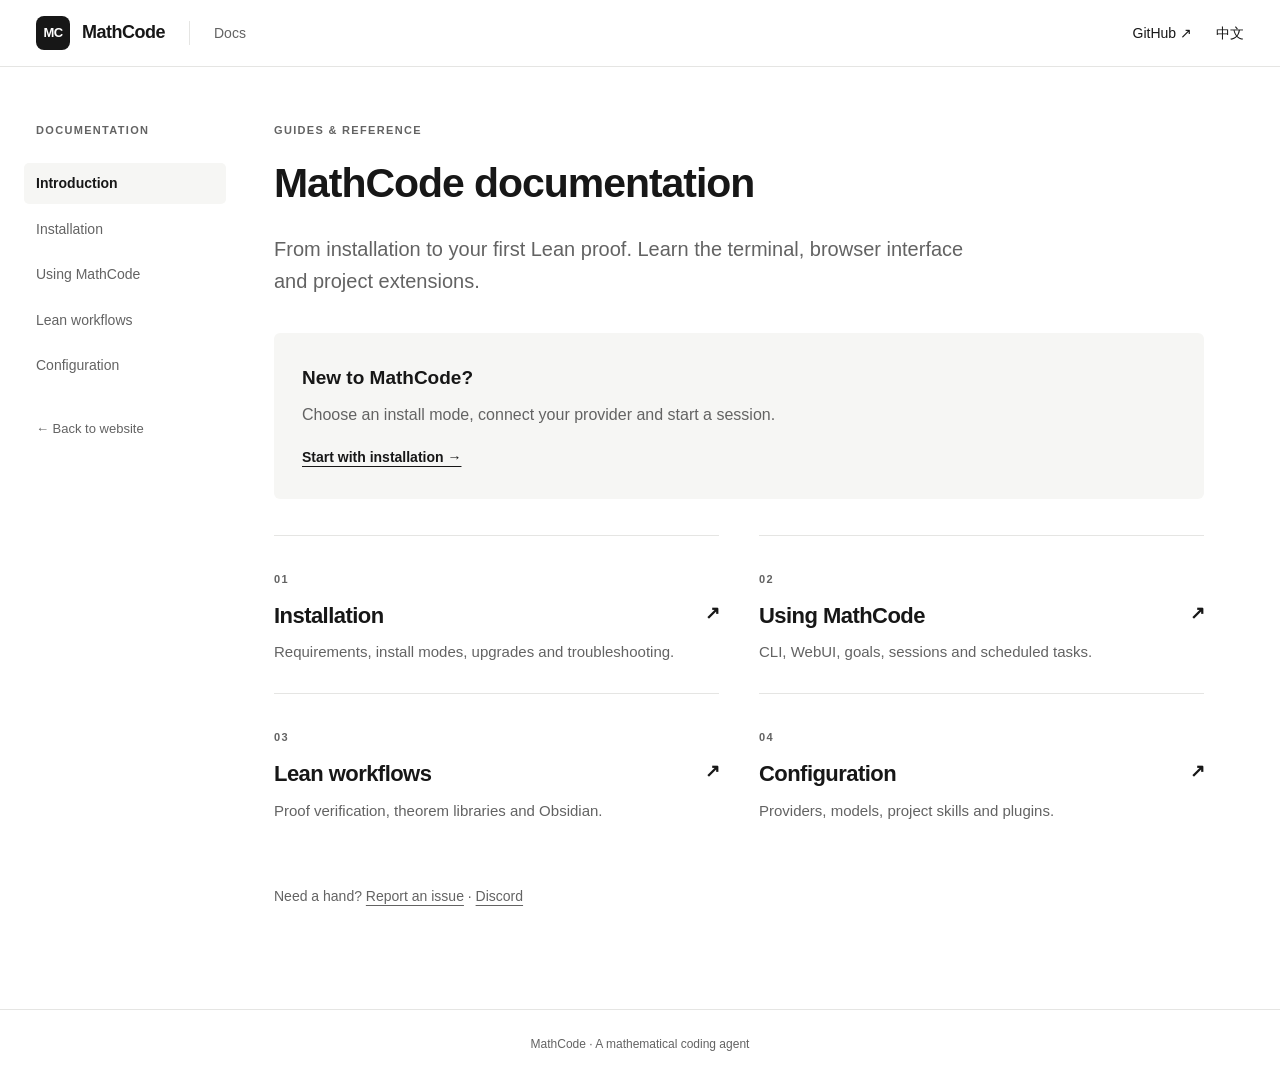
<file: docs/index.html>
<!doctype html>
<html lang="en"><head><meta charset="utf-8"><meta name="viewport" content="width=device-width, initial-scale=1">
<title>MathCode documentation — MathCode</title><meta name="description" content="MathCode installation, usage, Lean workflows and configuration guides.">
<link rel="canonical" href="https://math-ai-org.github.io/mathcode/docs/index.html"><link rel="stylesheet" href="site.css"></head>
<body><a class="skip" href="#content">Skip to content</a>
<header class="site-header"><a class="brand" href="../index.html"><span class="monogram">MC</span> MathCode</a><span class="header-label">Docs</span><nav aria-label="Site navigation"><a href="https://github.com/math-ai-org/mathcode">GitHub ↗</a><a href="index.ZH.html" lang="zh-CN" hreflang="zh-CN">中文</a></nav></header>
<div class="layout overview"><aside class="sidebar"><nav aria-label="Documentation navigation"><p class="eyebrow">Documentation</p><a href="index.html" aria-current="page">Introduction</a><a href="release/installation.html">Installation</a><a href="release/usage.html">Using MathCode</a><a href="release/lean.html">Lean workflows</a><a href="release/configuration.html">Configuration</a></nav><a class="back" href="../index.html">← Back to website</a></aside>
<main id="content" tabindex="-1"><p class="eyebrow">Guides & reference</p><h1>MathCode documentation</h1>
<p class="lead">From installation to your first Lean proof. Learn the terminal, browser interface and project extensions.</p>
<div class="start"><strong>New to MathCode?</strong><p>Choose an install mode, connect your provider and start a session.</p><a href="release/installation.html">Start with installation →</a></div>
<div class="guide-grid"><a class="guide-card" href="release/installation.html"><span class="eyebrow">01</span><h2>Installation <span aria-hidden="true">↗</span></h2><p>Requirements, install modes, upgrades and troubleshooting.</p></a><a class="guide-card" href="release/usage.html"><span class="eyebrow">02</span><h2>Using MathCode <span aria-hidden="true">↗</span></h2><p>CLI, WebUI, goals, sessions and scheduled tasks.</p></a><a class="guide-card" href="release/lean.html"><span class="eyebrow">03</span><h2>Lean workflows <span aria-hidden="true">↗</span></h2><p>Proof verification, theorem libraries and Obsidian.</p></a><a class="guide-card" href="release/configuration.html"><span class="eyebrow">04</span><h2>Configuration <span aria-hidden="true">↗</span></h2><p>Providers, models, project skills and plugins.</p></a></div>
<p class="help">Need a hand? <a href="https://github.com/math-ai-org/mathcode/issues">Report an issue</a> · <a href="https://discord.gg/f2AFP9W5">Discord</a></p></main></div>
<footer class="site-footer">MathCode · A mathematical coding agent</footer></body></html>
</file>
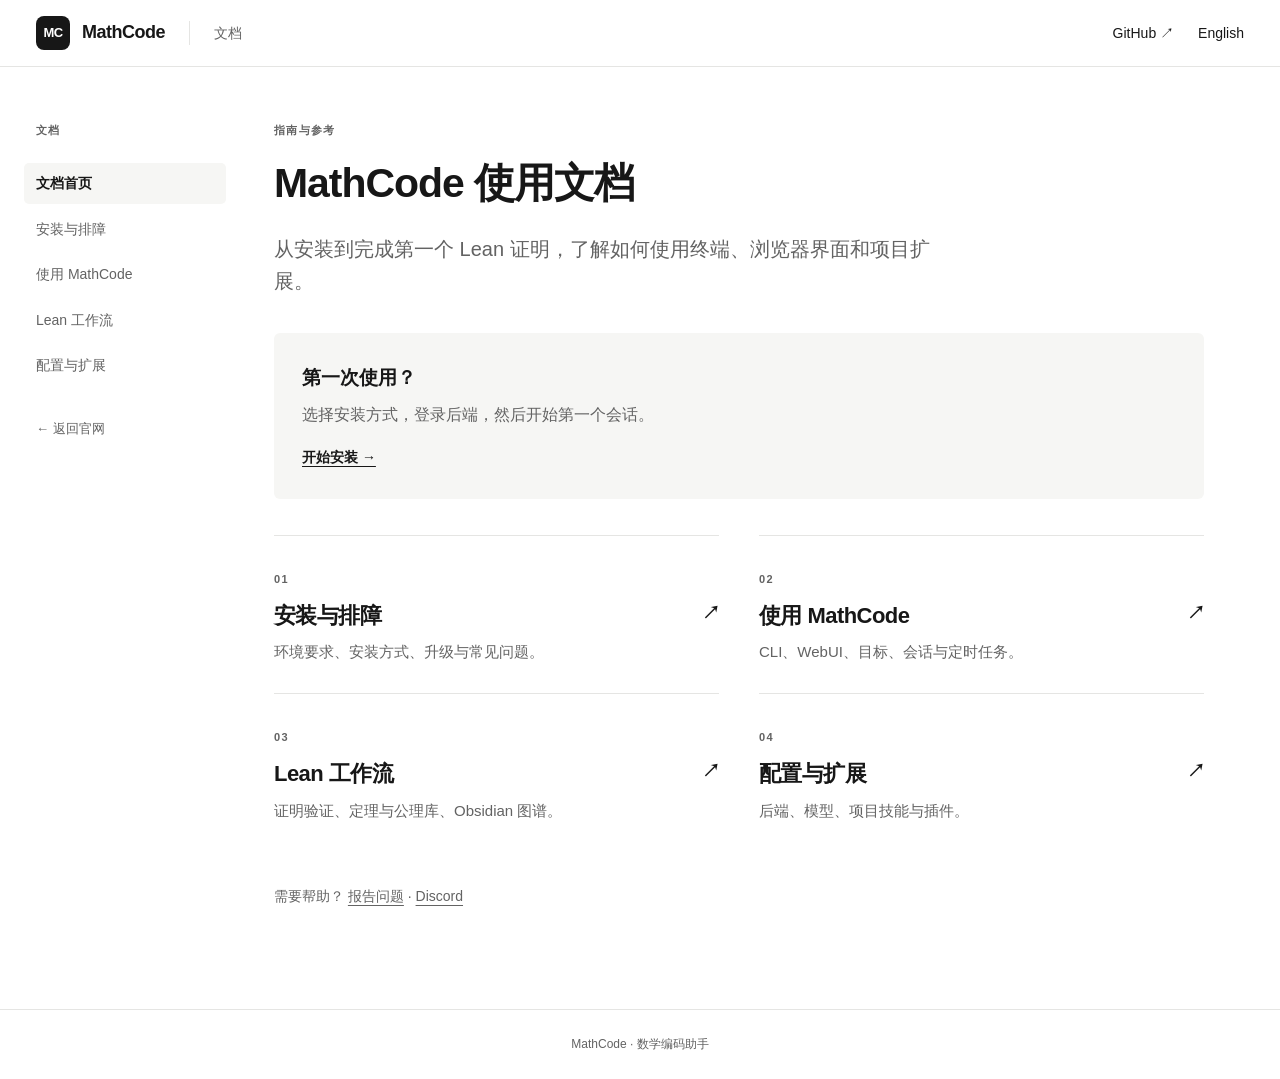
<file: docs/index.ZH.html>
<!doctype html>
<html lang="zh-CN"><head><meta charset="utf-8"><meta name="viewport" content="width=device-width, initial-scale=1">
<title>MathCode 使用文档 — MathCode</title><meta name="description" content="MathCode 安装、使用、Lean 工作流与配置指南。">
<link rel="canonical" href="https://math-ai-org.github.io/mathcode/docs/index.ZH.html"><link rel="stylesheet" href="site.css"></head>
<body><a class="skip" href="#content">跳到正文</a>
<header class="site-header"><a class="brand" href="../index.html"><span class="monogram">MC</span> MathCode</a><span class="header-label">文档</span><nav aria-label="全站导航"><a href="https://github.com/math-ai-org/mathcode">GitHub ↗</a><a href="index.html" lang="en" hreflang="en">English</a></nav></header>
<div class="layout overview"><aside class="sidebar"><nav aria-label="文档导航"><p class="eyebrow">文档</p><a href="index.ZH.html" aria-current="page">文档首页</a><a href="release/installation.ZH.html">安装与排障</a><a href="release/usage.ZH.html">使用 MathCode</a><a href="release/lean.ZH.html">Lean 工作流</a><a href="release/configuration.ZH.html">配置与扩展</a></nav><a class="back" href="../index.html">← 返回官网</a></aside>
<main id="content" tabindex="-1"><p class="eyebrow">指南与参考</p><h1>MathCode 使用文档</h1>
<p class="lead">从安装到完成第一个 Lean 证明，了解如何使用终端、浏览器界面和项目扩展。</p>
<div class="start"><strong>第一次使用？</strong><p>选择安装方式，登录后端，然后开始第一个会话。</p><a href="release/installation.ZH.html">开始安装 →</a></div>
<div class="guide-grid"><a class="guide-card" href="release/installation.ZH.html"><span class="eyebrow">01</span><h2>安装与排障 <span aria-hidden="true">↗</span></h2><p>环境要求、安装方式、升级与常见问题。</p></a><a class="guide-card" href="release/usage.ZH.html"><span class="eyebrow">02</span><h2>使用 MathCode <span aria-hidden="true">↗</span></h2><p>CLI、WebUI、目标、会话与定时任务。</p></a><a class="guide-card" href="release/lean.ZH.html"><span class="eyebrow">03</span><h2>Lean 工作流 <span aria-hidden="true">↗</span></h2><p>证明验证、定理与公理库、Obsidian 图谱。</p></a><a class="guide-card" href="release/configuration.ZH.html"><span class="eyebrow">04</span><h2>配置与扩展 <span aria-hidden="true">↗</span></h2><p>后端、模型、项目技能与插件。</p></a></div>
<p class="help">需要帮助？ <a href="https://github.com/math-ai-org/mathcode/issues">报告问题</a> · <a href="https://discord.gg/f2AFP9W5">Discord</a></p></main></div>
<footer class="site-footer">MathCode · 数学编码助手</footer></body></html>
</file>
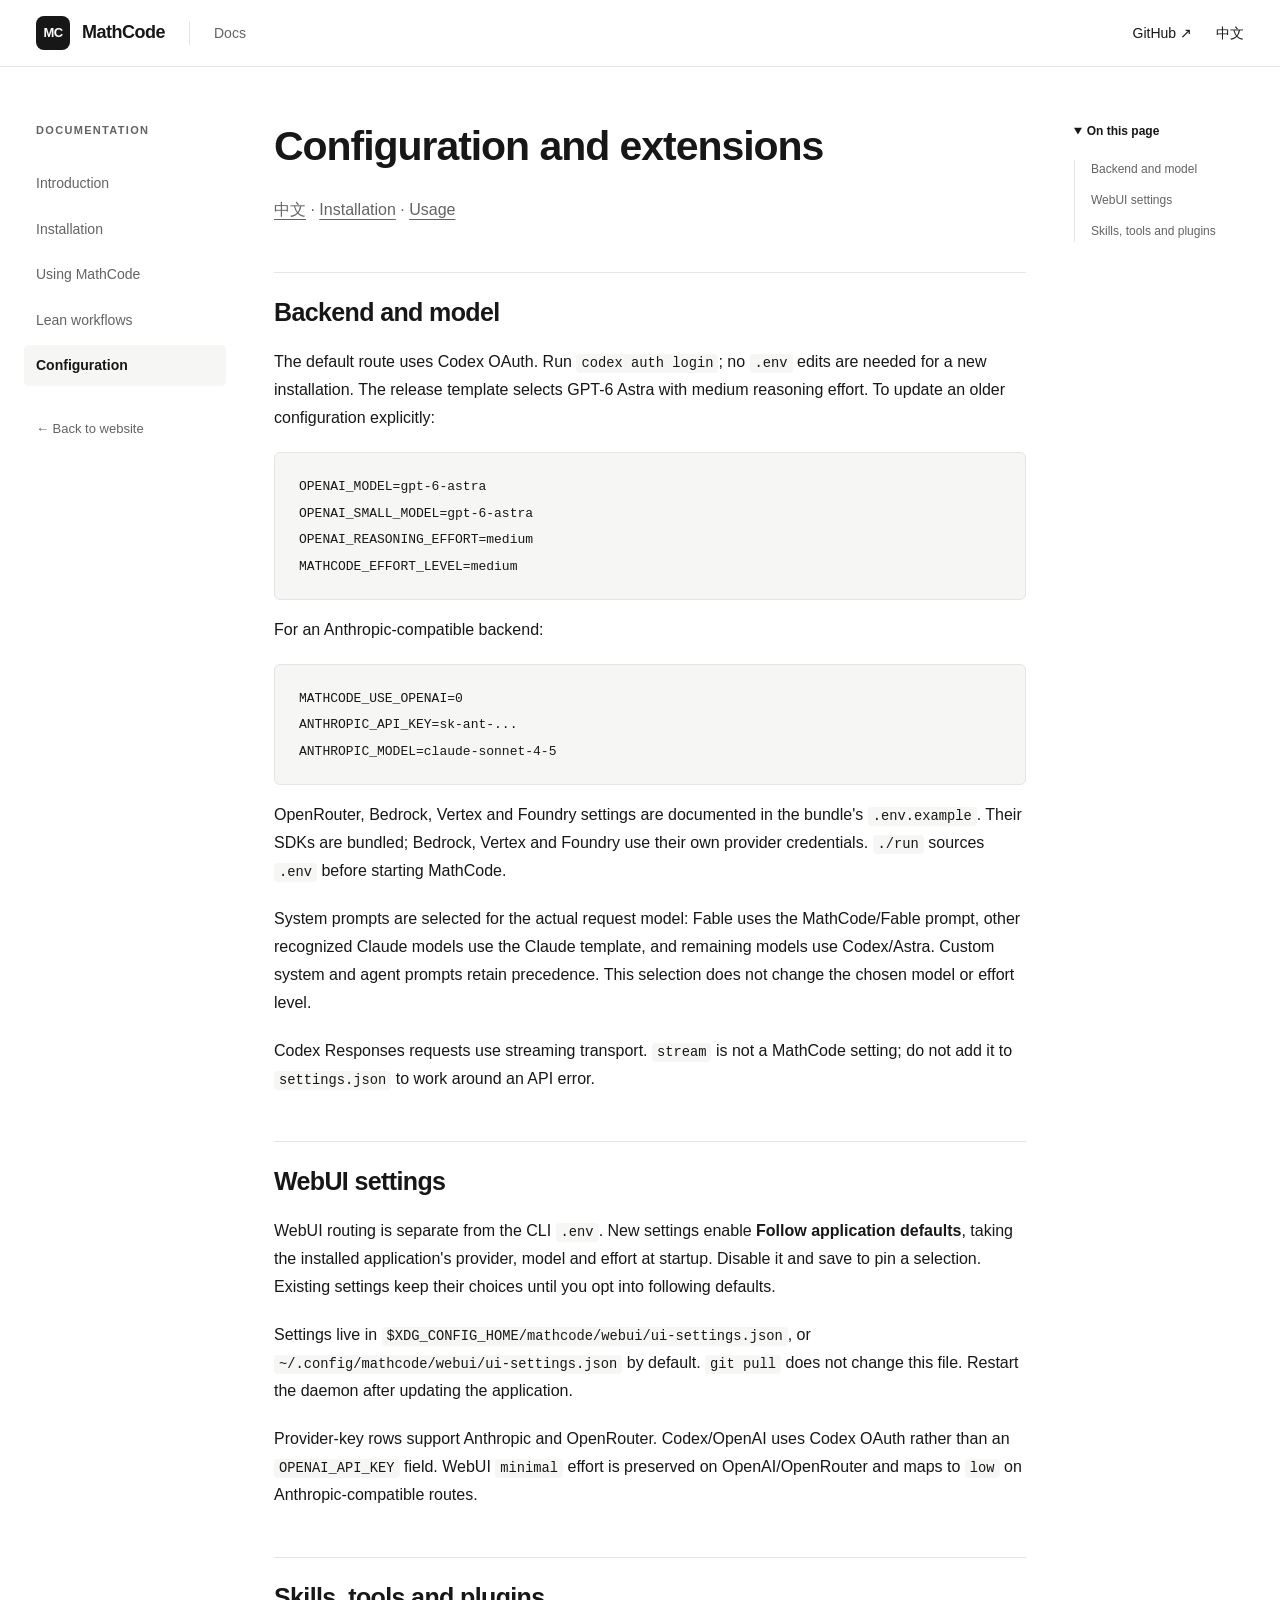
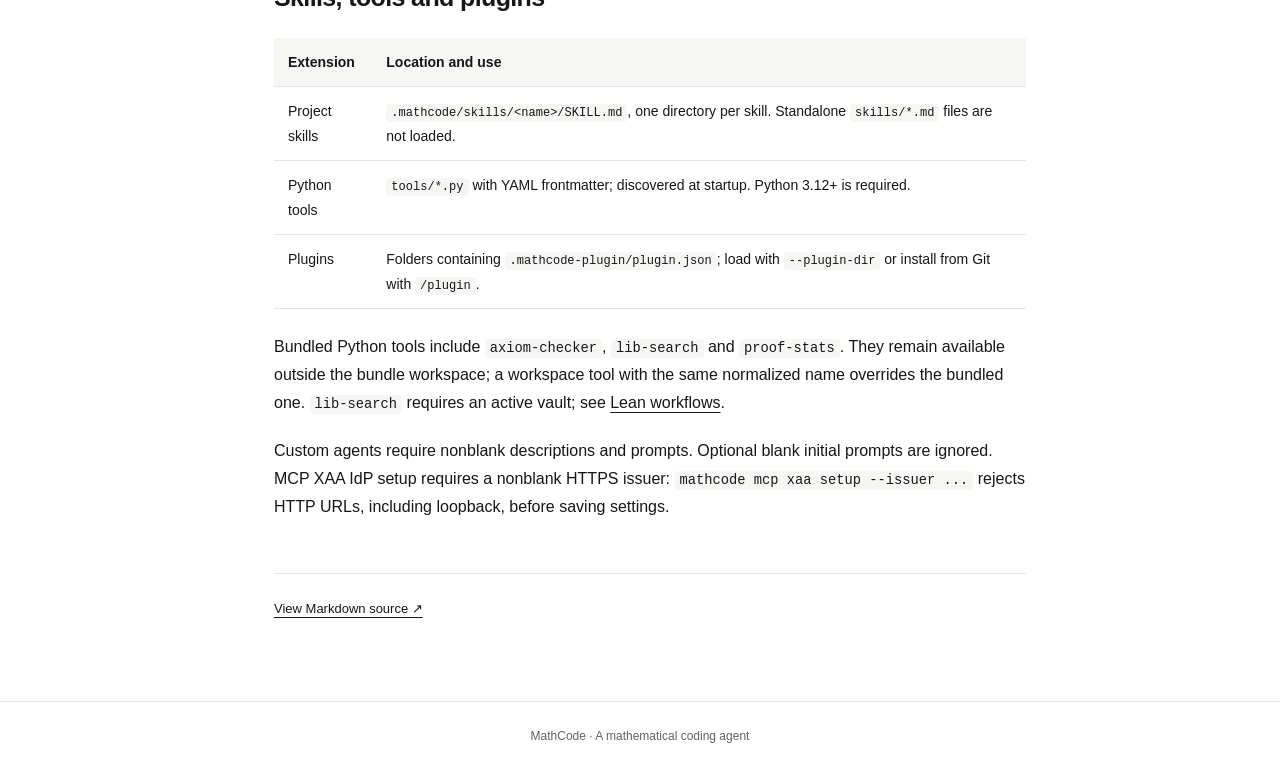
<file: docs/release/configuration.html>
<!doctype html>
<html lang="en"><head><meta charset="utf-8"><meta name="viewport" content="width=device-width, initial-scale=1">
<title>Configuration — MathCode</title><meta name="description" content="Providers, models, project skills and plugins.">
<link rel="canonical" href="https://math-ai-org.github.io/mathcode/docs/release/configuration.html"><link rel="stylesheet" href="../site.css"></head>
<body><a class="skip" href="#content">Skip to content</a>
<header class="site-header"><a class="brand" href="../../index.html"><span class="monogram">MC</span> MathCode</a><span class="header-label">Docs</span><nav aria-label="Site navigation"><a href="https://github.com/math-ai-org/mathcode">GitHub ↗</a><a href="configuration.ZH.html" lang="zh-CN" hreflang="zh-CN">中文</a></nav></header>
<div class="layout"><aside class="sidebar"><nav aria-label="Documentation navigation"><p class="eyebrow">Documentation</p><a href="../index.html">Introduction</a><a href="installation.html">Installation</a><a href="usage.html">Using MathCode</a><a href="lean.html">Lean workflows</a><a href="configuration.html" aria-current="page">Configuration</a></nav><a class="back" href="../../index.html">← Back to website</a></aside>
<main id="content" tabindex="-1"><h1 id="configuration-and-extensions">Configuration and extensions</h1>
<p><a href="configuration.ZH.html">中文</a> · <a href="installation.html">Installation</a> · <a href="usage.html">Usage</a></p>
<h2 id="backend-and-model">Backend and model</h2>
<p>The default route uses Codex OAuth. Run <code>codex auth login</code>; no <code>.env</code> edits are
needed for a new installation. The release template selects GPT-6 Astra with
medium reasoning effort. To update an older configuration explicitly:</p>
<pre tabindex="0"><code class="language-env">OPENAI_MODEL=gpt-6-astra
OPENAI_SMALL_MODEL=gpt-6-astra
OPENAI_REASONING_EFFORT=medium
MATHCODE_EFFORT_LEVEL=medium
</code></pre>
<p>For an Anthropic-compatible backend:</p>
<pre tabindex="0"><code class="language-env">MATHCODE_USE_OPENAI=0
ANTHROPIC_API_KEY=sk-ant-...
ANTHROPIC_MODEL=claude-sonnet-4-5
</code></pre>
<p>OpenRouter, Bedrock, Vertex and Foundry settings are documented in the bundle&#39;s
<code>.env.example</code>. Their SDKs are bundled; Bedrock, Vertex and Foundry use their
own provider credentials. <code>./run</code> sources <code>.env</code> before starting MathCode.</p>
<p>System prompts are selected for the actual request model: Fable uses the
MathCode/Fable prompt, other recognized Claude models use the Claude template,
and remaining models use Codex/Astra. Custom system and agent prompts retain
precedence. This selection does not change the chosen model or effort level.</p>
<p>Codex Responses requests use streaming transport. <code>stream</code> is not a MathCode
setting; do not add it to <code>settings.json</code> to work around an API error.</p>
<h2 id="webui-settings">WebUI settings</h2>
<p>WebUI routing is separate from the CLI <code>.env</code>. New settings enable <strong>Follow
application defaults</strong>, taking the installed application&#39;s provider, model and
effort at startup. Disable it and save to pin a selection. Existing settings
keep their choices until you opt into following defaults.</p>
<p>Settings live in <code>$XDG_CONFIG_HOME/mathcode/webui/ui-settings.json</code>, or
<code>~/.config/mathcode/webui/ui-settings.json</code> by default. <code>git pull</code> does not change
this file. Restart the daemon after updating the application.</p>
<p>Provider-key rows support Anthropic and OpenRouter. Codex/OpenAI uses Codex OAuth
rather than an <code>OPENAI_API_KEY</code> field. WebUI <code>minimal</code> effort is preserved on
OpenAI/OpenRouter and maps to <code>low</code> on Anthropic-compatible routes.</p>
<h2 id="skills-tools-and-plugins">Skills, tools and plugins</h2>
<div class="table-scroll" tabindex="0"><table>
<thead>
<tr>
<th>Extension</th>
<th>Location and use</th>
</tr>
</thead>
<tbody><tr>
<td>Project skills</td>
<td><code>.mathcode/skills/&lt;name&gt;/SKILL.md</code>, one directory per skill. Standalone <code>skills/*.md</code> files are not loaded.</td>
</tr>
<tr>
<td>Python tools</td>
<td><code>tools/*.py</code> with YAML frontmatter; discovered at startup. Python 3.12+ is required.</td>
</tr>
<tr>
<td>Plugins</td>
<td>Folders containing <code>.mathcode-plugin/plugin.json</code>; load with <code>--plugin-dir</code> or install from Git with <code>/plugin</code>.</td>
</tr>
</tbody></table>
</div><p>Bundled Python tools include <code>axiom-checker</code>, <code>lib-search</code> and <code>proof-stats</code>.
They remain available outside the bundle workspace; a workspace tool with the
same normalized name overrides the bundled one. <code>lib-search</code> requires an active
vault; see <a href="lean.html">Lean workflows</a>.</p>
<p>Custom agents require nonblank descriptions and prompts. Optional blank initial
prompts are ignored. MCP XAA IdP setup requires a nonblank HTTPS issuer:
<code>mathcode mcp xaa setup --issuer ...</code> rejects HTTP URLs, including loopback,
before saving settings.</p>
<footer class="article-footer"><a href="configuration.md">View Markdown source ↗</a></footer></main><aside class="toc"><details open><summary>On this page</summary><nav aria-label="On this page"><a href="#backend-and-model">Backend and model</a><a href="#webui-settings">WebUI settings</a><a href="#skills-tools-and-plugins">Skills, tools and plugins</a></nav></details></aside></div>
<footer class="site-footer">MathCode · A mathematical coding agent</footer></body></html>
</file>
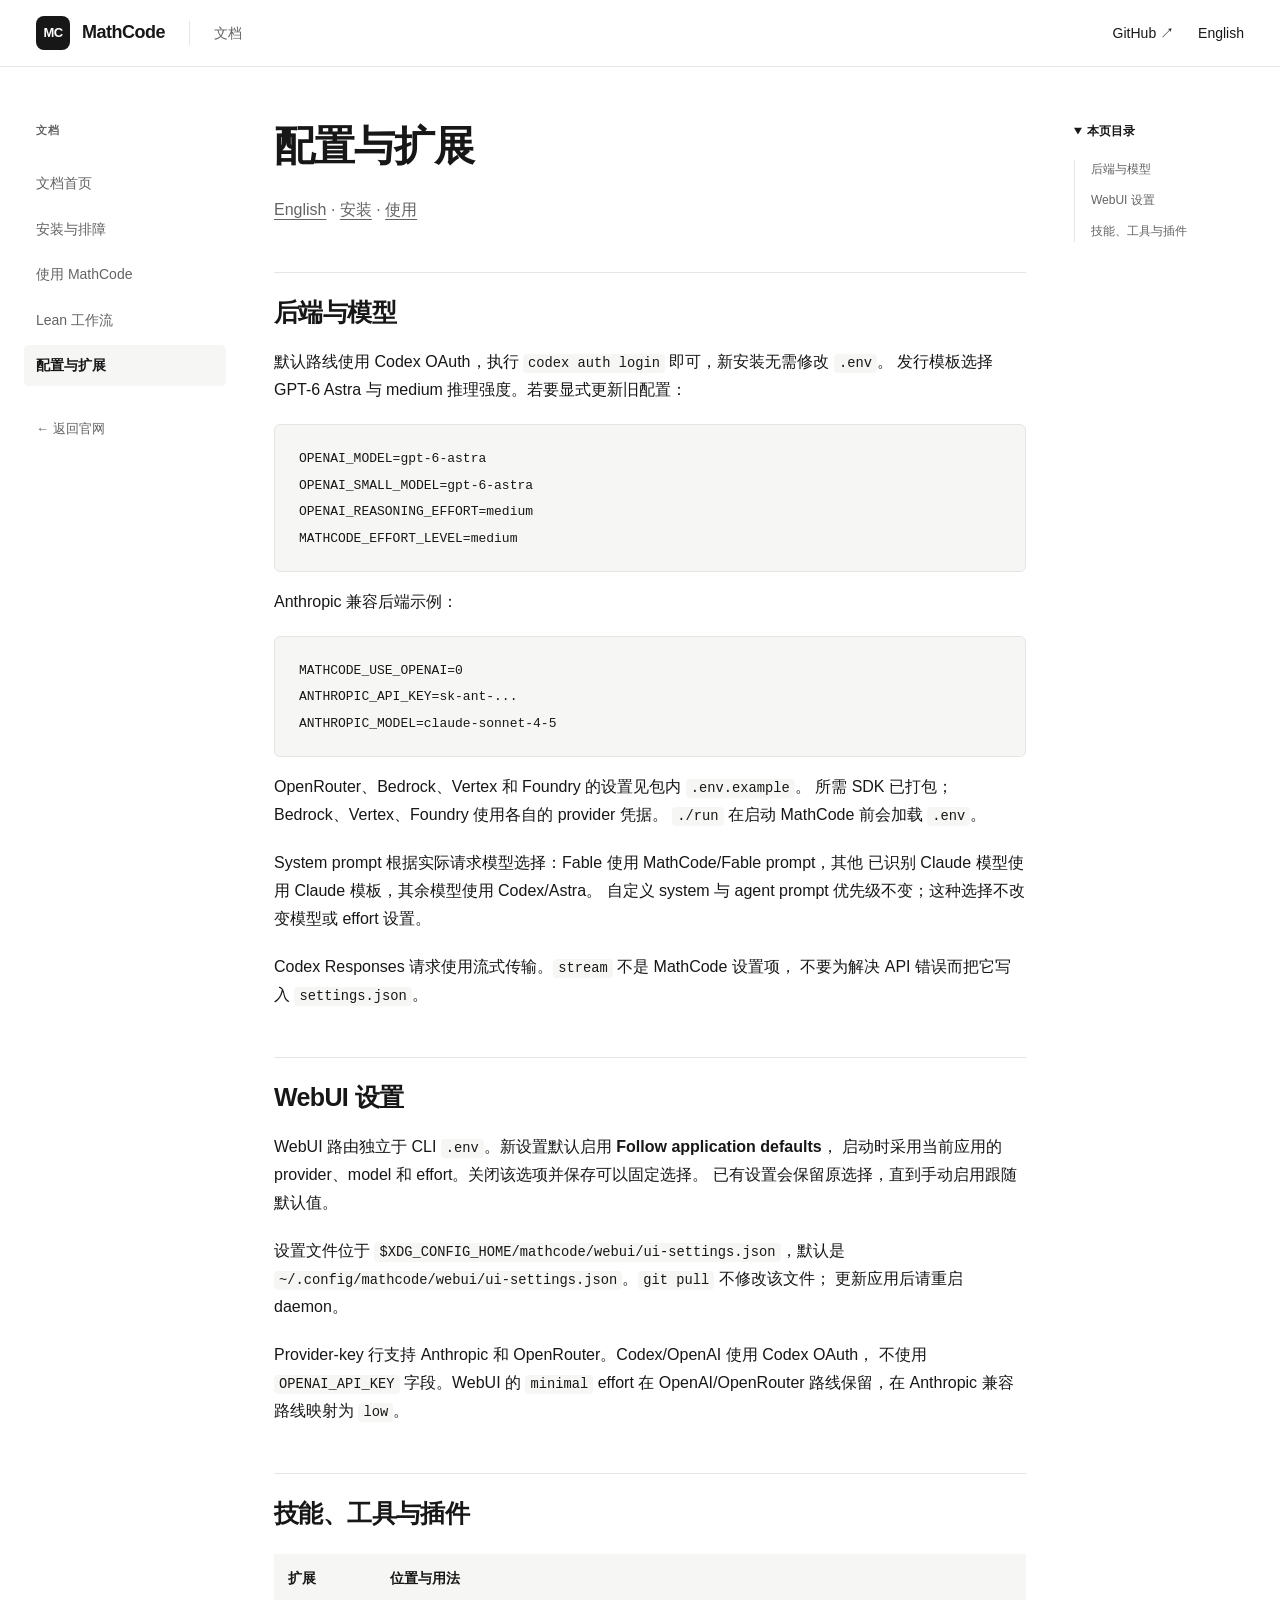
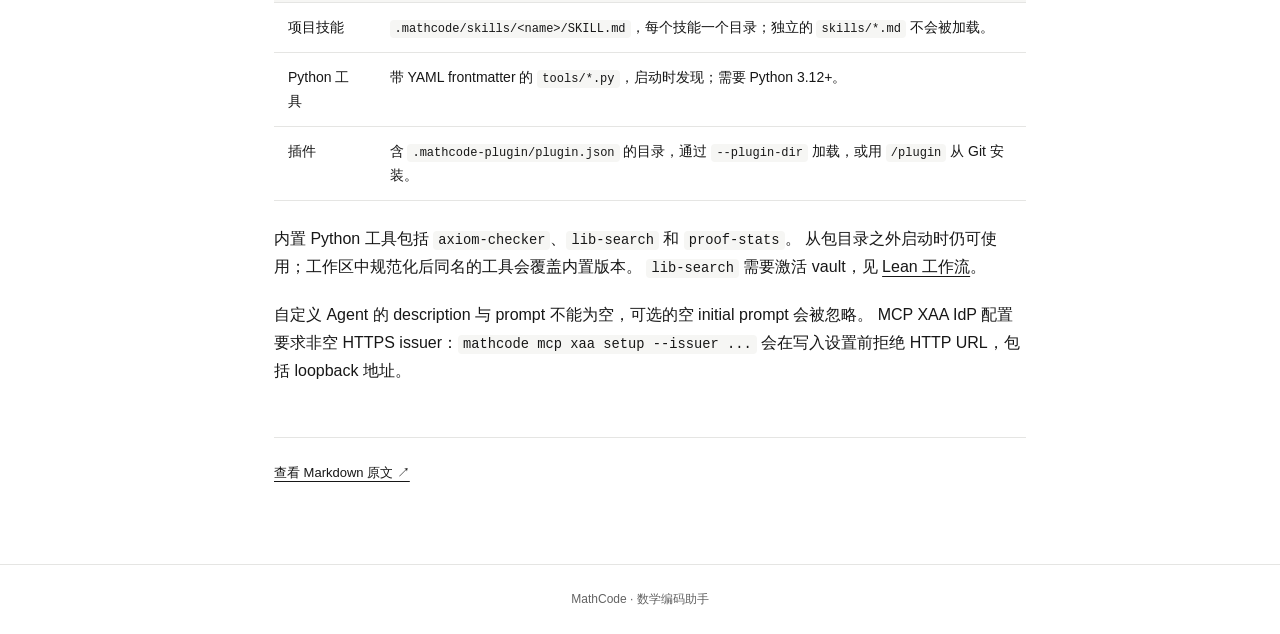
<file: docs/release/configuration.ZH.html>
<!doctype html>
<html lang="zh-CN"><head><meta charset="utf-8"><meta name="viewport" content="width=device-width, initial-scale=1">
<title>配置与扩展 — MathCode</title><meta name="description" content="后端、模型、项目技能与插件。">
<link rel="canonical" href="https://math-ai-org.github.io/mathcode/docs/release/configuration.ZH.html"><link rel="stylesheet" href="../site.css"></head>
<body><a class="skip" href="#content">跳到正文</a>
<header class="site-header"><a class="brand" href="../../index.html"><span class="monogram">MC</span> MathCode</a><span class="header-label">文档</span><nav aria-label="全站导航"><a href="https://github.com/math-ai-org/mathcode">GitHub ↗</a><a href="configuration.html" lang="en" hreflang="en">English</a></nav></header>
<div class="layout"><aside class="sidebar"><nav aria-label="文档导航"><p class="eyebrow">文档</p><a href="../index.ZH.html">文档首页</a><a href="installation.ZH.html">安装与排障</a><a href="usage.ZH.html">使用 MathCode</a><a href="lean.ZH.html">Lean 工作流</a><a href="configuration.ZH.html" aria-current="page">配置与扩展</a></nav><a class="back" href="../../index.html">← 返回官网</a></aside>
<main id="content" tabindex="-1"><h1 id="配置与扩展">配置与扩展</h1>
<p><a href="configuration.html">English</a> · <a href="installation.ZH.html">安装</a> · <a href="usage.ZH.html">使用</a></p>
<h2 id="后端与模型">后端与模型</h2>
<p>默认路线使用 Codex OAuth，执行 <code>codex auth login</code> 即可，新安装无需修改 <code>.env</code>。
发行模板选择 GPT-6 Astra 与 medium 推理强度。若要显式更新旧配置：</p>
<pre tabindex="0"><code class="language-env">OPENAI_MODEL=gpt-6-astra
OPENAI_SMALL_MODEL=gpt-6-astra
OPENAI_REASONING_EFFORT=medium
MATHCODE_EFFORT_LEVEL=medium
</code></pre>
<p>Anthropic 兼容后端示例：</p>
<pre tabindex="0"><code class="language-env">MATHCODE_USE_OPENAI=0
ANTHROPIC_API_KEY=sk-ant-...
ANTHROPIC_MODEL=claude-sonnet-4-5
</code></pre>
<p>OpenRouter、Bedrock、Vertex 和 Foundry 的设置见包内 <code>.env.example</code>。
所需 SDK 已打包；Bedrock、Vertex、Foundry 使用各自的 provider 凭据。
<code>./run</code> 在启动 MathCode 前会加载 <code>.env</code>。</p>
<p>System prompt 根据实际请求模型选择：Fable 使用 MathCode/Fable prompt，其他
已识别 Claude 模型使用 Claude 模板，其余模型使用 Codex/Astra。
自定义 system 与 agent prompt 优先级不变；这种选择不改变模型或 effort 设置。</p>
<p>Codex Responses 请求使用流式传输。<code>stream</code> 不是 MathCode 设置项，
不要为解决 API 错误而把它写入 <code>settings.json</code>。</p>
<h2 id="webui-设置">WebUI 设置</h2>
<p>WebUI 路由独立于 CLI <code>.env</code>。新设置默认启用 <strong>Follow application defaults</strong>，
启动时采用当前应用的 provider、model 和 effort。关闭该选项并保存可以固定选择。
已有设置会保留原选择，直到手动启用跟随默认值。</p>
<p>设置文件位于 <code>$XDG_CONFIG_HOME/mathcode/webui/ui-settings.json</code>，默认是
<code>~/.config/mathcode/webui/ui-settings.json</code>。<code>git pull</code> 不修改该文件；
更新应用后请重启 daemon。</p>
<p>Provider-key 行支持 Anthropic 和 OpenRouter。Codex/OpenAI 使用 Codex OAuth，
不使用 <code>OPENAI_API_KEY</code> 字段。WebUI 的 <code>minimal</code> effort 在 OpenAI/OpenRouter
路线保留，在 Anthropic 兼容路线映射为 <code>low</code>。</p>
<h2 id="技能工具与插件">技能、工具与插件</h2>
<div class="table-scroll" tabindex="0"><table>
<thead>
<tr>
<th>扩展</th>
<th>位置与用法</th>
</tr>
</thead>
<tbody><tr>
<td>项目技能</td>
<td><code>.mathcode/skills/&lt;name&gt;/SKILL.md</code>，每个技能一个目录；独立的 <code>skills/*.md</code> 不会被加载。</td>
</tr>
<tr>
<td>Python 工具</td>
<td>带 YAML frontmatter 的 <code>tools/*.py</code>，启动时发现；需要 Python 3.12+。</td>
</tr>
<tr>
<td>插件</td>
<td>含 <code>.mathcode-plugin/plugin.json</code> 的目录，通过 <code>--plugin-dir</code> 加载，或用 <code>/plugin</code> 从 Git 安装。</td>
</tr>
</tbody></table>
</div><p>内置 Python 工具包括 <code>axiom-checker</code>、<code>lib-search</code> 和 <code>proof-stats</code>。
从包目录之外启动时仍可使用；工作区中规范化后同名的工具会覆盖内置版本。
<code>lib-search</code> 需要激活 vault，见 <a href="lean.ZH.html">Lean 工作流</a>。</p>
<p>自定义 Agent 的 description 与 prompt 不能为空，可选的空 initial prompt 会被忽略。
MCP XAA IdP 配置要求非空 HTTPS issuer：<code>mathcode mcp xaa setup --issuer ...</code>
会在写入设置前拒绝 HTTP URL，包括 loopback 地址。</p>
<footer class="article-footer"><a href="configuration.ZH.md">查看 Markdown 原文 ↗</a></footer></main><aside class="toc"><details open><summary>本页目录</summary><nav aria-label="本页目录"><a href="#后端与模型">后端与模型</a><a href="#webui-设置">WebUI 设置</a><a href="#技能工具与插件">技能、工具与插件</a></nav></details></aside></div>
<footer class="site-footer">MathCode · 数学编码助手</footer></body></html>
</file>
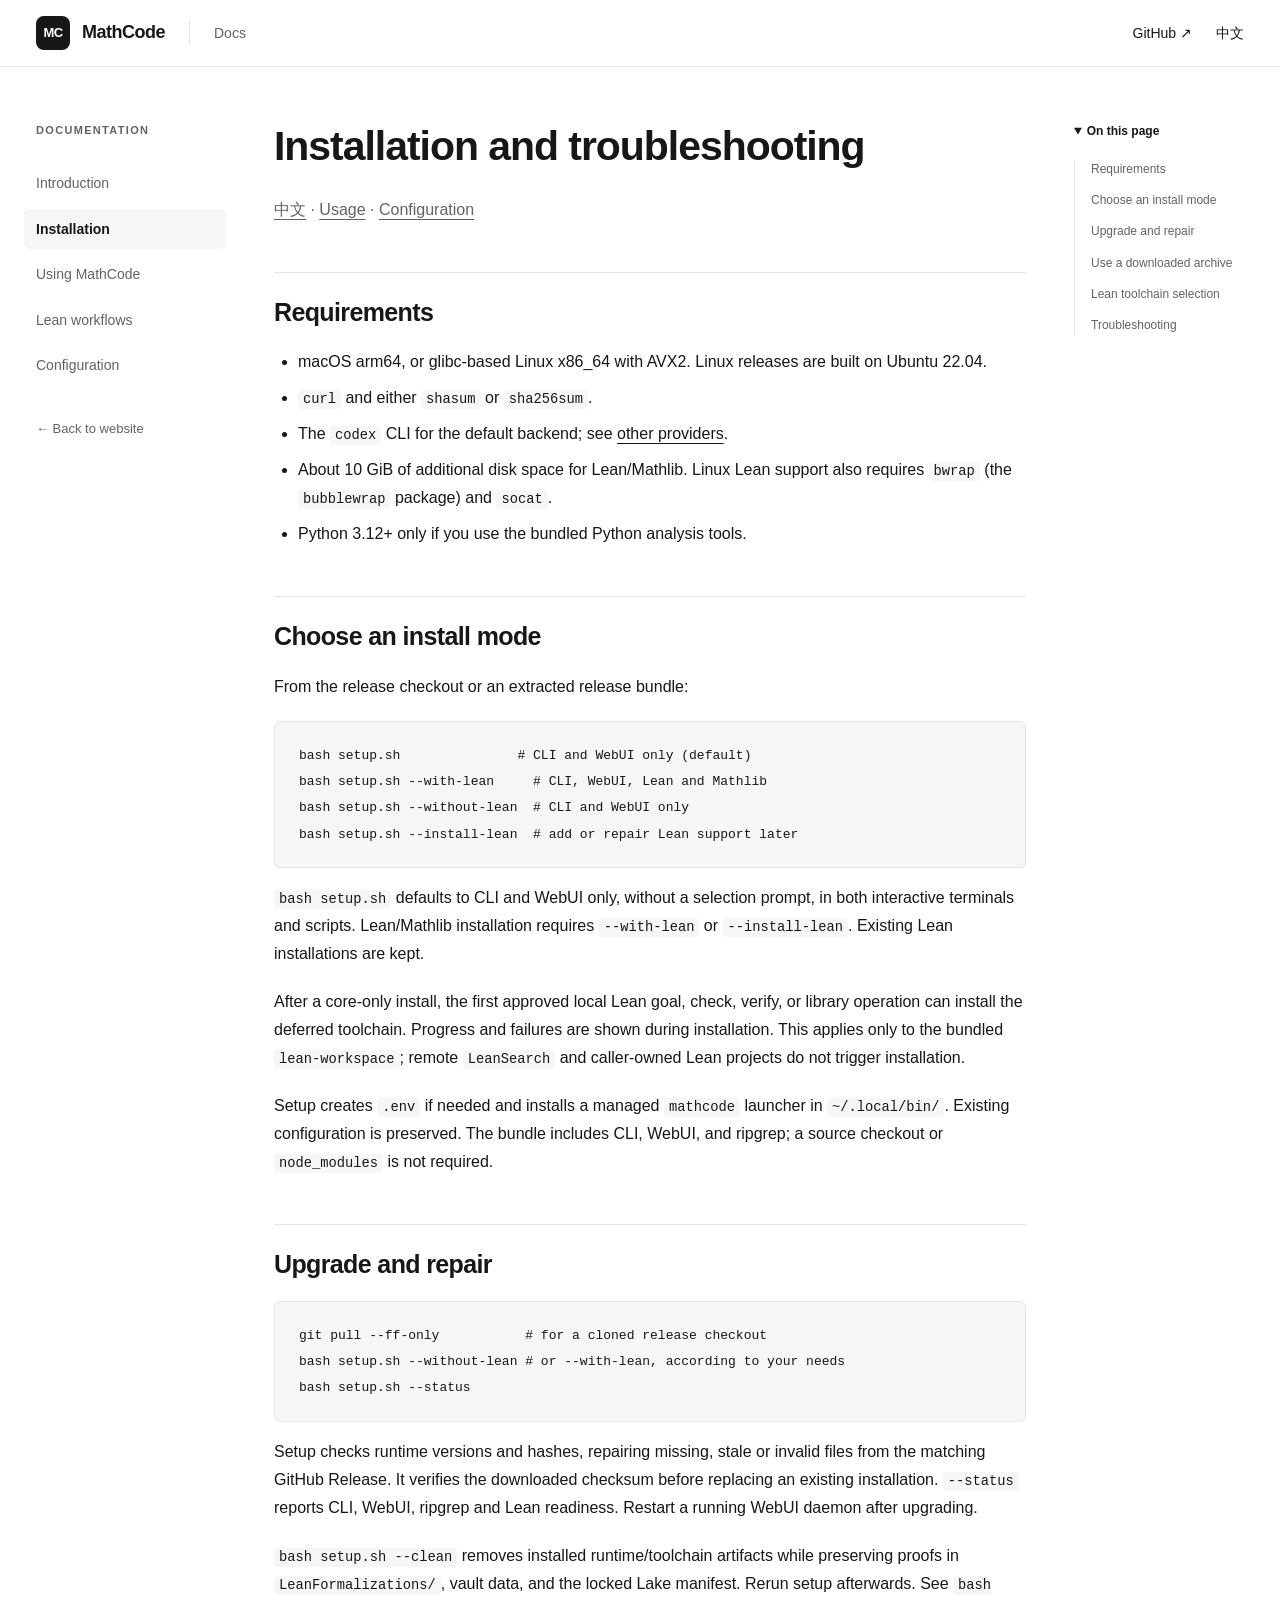
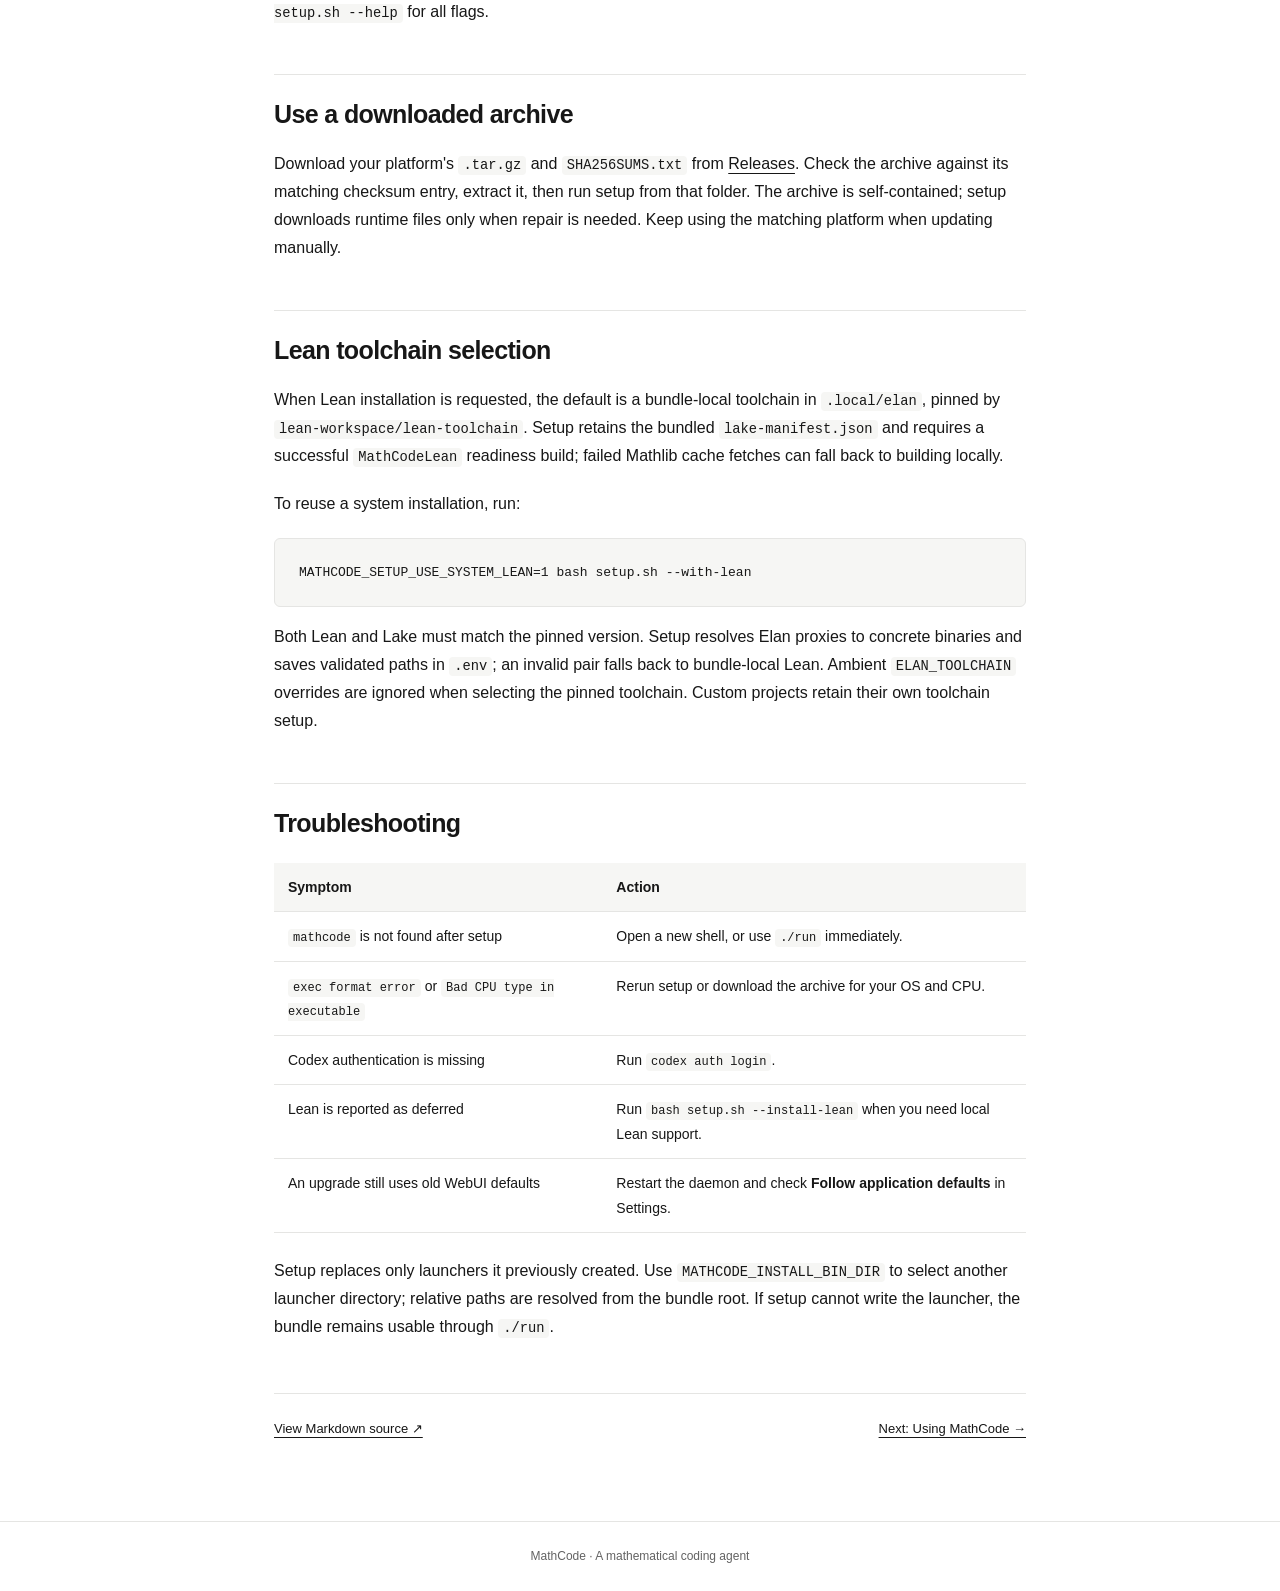
<file: docs/release/installation.html>
<!doctype html>
<html lang="en"><head><meta charset="utf-8"><meta name="viewport" content="width=device-width, initial-scale=1">
<title>Installation — MathCode</title><meta name="description" content="Requirements, install modes, upgrades and troubleshooting.">
<link rel="canonical" href="https://math-ai-org.github.io/mathcode/docs/release/installation.html"><link rel="stylesheet" href="../site.css"></head>
<body><a class="skip" href="#content">Skip to content</a>
<header class="site-header"><a class="brand" href="../../index.html"><span class="monogram">MC</span> MathCode</a><span class="header-label">Docs</span><nav aria-label="Site navigation"><a href="https://github.com/math-ai-org/mathcode">GitHub ↗</a><a href="installation.ZH.html" lang="zh-CN" hreflang="zh-CN">中文</a></nav></header>
<div class="layout"><aside class="sidebar"><nav aria-label="Documentation navigation"><p class="eyebrow">Documentation</p><a href="../index.html">Introduction</a><a href="installation.html" aria-current="page">Installation</a><a href="usage.html">Using MathCode</a><a href="lean.html">Lean workflows</a><a href="configuration.html">Configuration</a></nav><a class="back" href="../../index.html">← Back to website</a></aside>
<main id="content" tabindex="-1"><h1 id="installation-and-troubleshooting">Installation and troubleshooting</h1>
<p><a href="installation.ZH.html">中文</a> · <a href="usage.html">Usage</a> · <a href="configuration.html">Configuration</a></p>
<h2 id="requirements">Requirements</h2>
<ul>
<li>macOS arm64, or glibc-based Linux x86_64 with AVX2. Linux releases are built on Ubuntu 22.04.</li>
<li><code>curl</code> and either <code>shasum</code> or <code>sha256sum</code>.</li>
<li>The <code>codex</code> CLI for the default backend; see <a href="configuration.html">other providers</a>.</li>
<li>About 10 GiB of additional disk space for Lean/Mathlib. Linux Lean support also requires <code>bwrap</code> (the <code>bubblewrap</code> package) and <code>socat</code>.</li>
<li>Python 3.12+ only if you use the bundled Python analysis tools.</li>
</ul>
<h2 id="choose-an-install-mode">Choose an install mode</h2>
<p>From the release checkout or an extracted release bundle:</p>
<pre tabindex="0"><code class="language-bash">bash setup.sh               # CLI and WebUI only (default)
bash setup.sh --with-lean     # CLI, WebUI, Lean and Mathlib
bash setup.sh --without-lean  # CLI and WebUI only
bash setup.sh --install-lean  # add or repair Lean support later
</code></pre>
<p><code>bash setup.sh</code> defaults to CLI and WebUI only, without a selection prompt, in
both interactive terminals and scripts. Lean/Mathlib installation requires
<code>--with-lean</code> or <code>--install-lean</code>. Existing Lean installations are kept.</p>
<p>After a core-only install, the first approved local Lean goal, check, verify, or
library operation can install the deferred toolchain. Progress and failures are
shown during installation. This applies only to the bundled <code>lean-workspace</code>;
remote <code>LeanSearch</code> and caller-owned Lean projects do not trigger installation.</p>
<p>Setup creates <code>.env</code> if needed and installs a managed <code>mathcode</code> launcher in
<code>~/.local/bin/</code>. Existing configuration is preserved. The bundle includes CLI,
WebUI, and ripgrep; a source checkout or <code>node_modules</code> is not required.</p>
<h2 id="upgrade-and-repair">Upgrade and repair</h2>
<pre tabindex="0"><code class="language-bash">git pull --ff-only           # for a cloned release checkout
bash setup.sh --without-lean # or --with-lean, according to your needs
bash setup.sh --status
</code></pre>
<p>Setup checks runtime versions and hashes, repairing missing, stale or invalid
files from the matching GitHub Release. It verifies the downloaded checksum
before replacing an existing installation. <code>--status</code> reports CLI, WebUI,
ripgrep and Lean readiness. Restart a running WebUI daemon after upgrading.</p>
<p><code>bash setup.sh --clean</code> removes installed runtime/toolchain artifacts while
preserving proofs in <code>LeanFormalizations/</code>, vault data, and the locked Lake
manifest. Rerun setup afterwards. See <code>bash setup.sh --help</code> for all flags.</p>
<h2 id="use-a-downloaded-archive">Use a downloaded archive</h2>
<p>Download your platform&#39;s <code>.tar.gz</code> and <code>SHA256SUMS.txt</code> from
<a href="https://github.com/math-ai-org/mathcode/releases">Releases</a>. Check the archive
against its matching checksum entry, extract it, then run setup from that folder.
The archive is self-contained; setup downloads runtime files only when repair
is needed. Keep using the matching platform when updating manually.</p>
<h2 id="lean-toolchain-selection">Lean toolchain selection</h2>
<p>When Lean installation is requested, the default is a bundle-local toolchain
in <code>.local/elan</code>, pinned by
<code>lean-workspace/lean-toolchain</code>. Setup retains the bundled <code>lake-manifest.json</code>
and requires a successful <code>MathCodeLean</code> readiness build; failed Mathlib cache
fetches can fall back to building locally.</p>
<p>To reuse a system installation, run:</p>
<pre tabindex="0"><code class="language-bash">MATHCODE_SETUP_USE_SYSTEM_LEAN=1 bash setup.sh --with-lean
</code></pre>
<p>Both Lean and Lake must match the pinned version. Setup resolves Elan proxies
to concrete binaries and saves validated paths in <code>.env</code>; an invalid pair falls
back to bundle-local Lean. Ambient <code>ELAN_TOOLCHAIN</code> overrides are ignored when
selecting the pinned toolchain. Custom projects retain their own toolchain setup.</p>
<h2 id="troubleshooting">Troubleshooting</h2>
<div class="table-scroll" tabindex="0"><table>
<thead>
<tr>
<th>Symptom</th>
<th>Action</th>
</tr>
</thead>
<tbody><tr>
<td><code>mathcode</code> is not found after setup</td>
<td>Open a new shell, or use <code>./run</code> immediately.</td>
</tr>
<tr>
<td><code>exec format error</code> or <code>Bad CPU type in executable</code></td>
<td>Rerun setup or download the archive for your OS and CPU.</td>
</tr>
<tr>
<td>Codex authentication is missing</td>
<td>Run <code>codex auth login</code>.</td>
</tr>
<tr>
<td>Lean is reported as deferred</td>
<td>Run <code>bash setup.sh --install-lean</code> when you need local Lean support.</td>
</tr>
<tr>
<td>An upgrade still uses old WebUI defaults</td>
<td>Restart the daemon and check <strong>Follow application defaults</strong> in Settings.</td>
</tr>
</tbody></table>
</div><p>Setup replaces only launchers it previously created. Use <code>MATHCODE_INSTALL_BIN_DIR</code>
to select another launcher directory; relative paths are resolved from the bundle
root. If setup cannot write the launcher, the bundle remains usable through <code>./run</code>.</p>
<footer class="article-footer"><a href="installation.md">View Markdown source ↗</a><a href="usage.html">Next: Using MathCode →</a></footer></main><aside class="toc"><details open><summary>On this page</summary><nav aria-label="On this page"><a href="#requirements">Requirements</a><a href="#choose-an-install-mode">Choose an install mode</a><a href="#upgrade-and-repair">Upgrade and repair</a><a href="#use-a-downloaded-archive">Use a downloaded archive</a><a href="#lean-toolchain-selection">Lean toolchain selection</a><a href="#troubleshooting">Troubleshooting</a></nav></details></aside></div>
<footer class="site-footer">MathCode · A mathematical coding agent</footer></body></html>
</file>
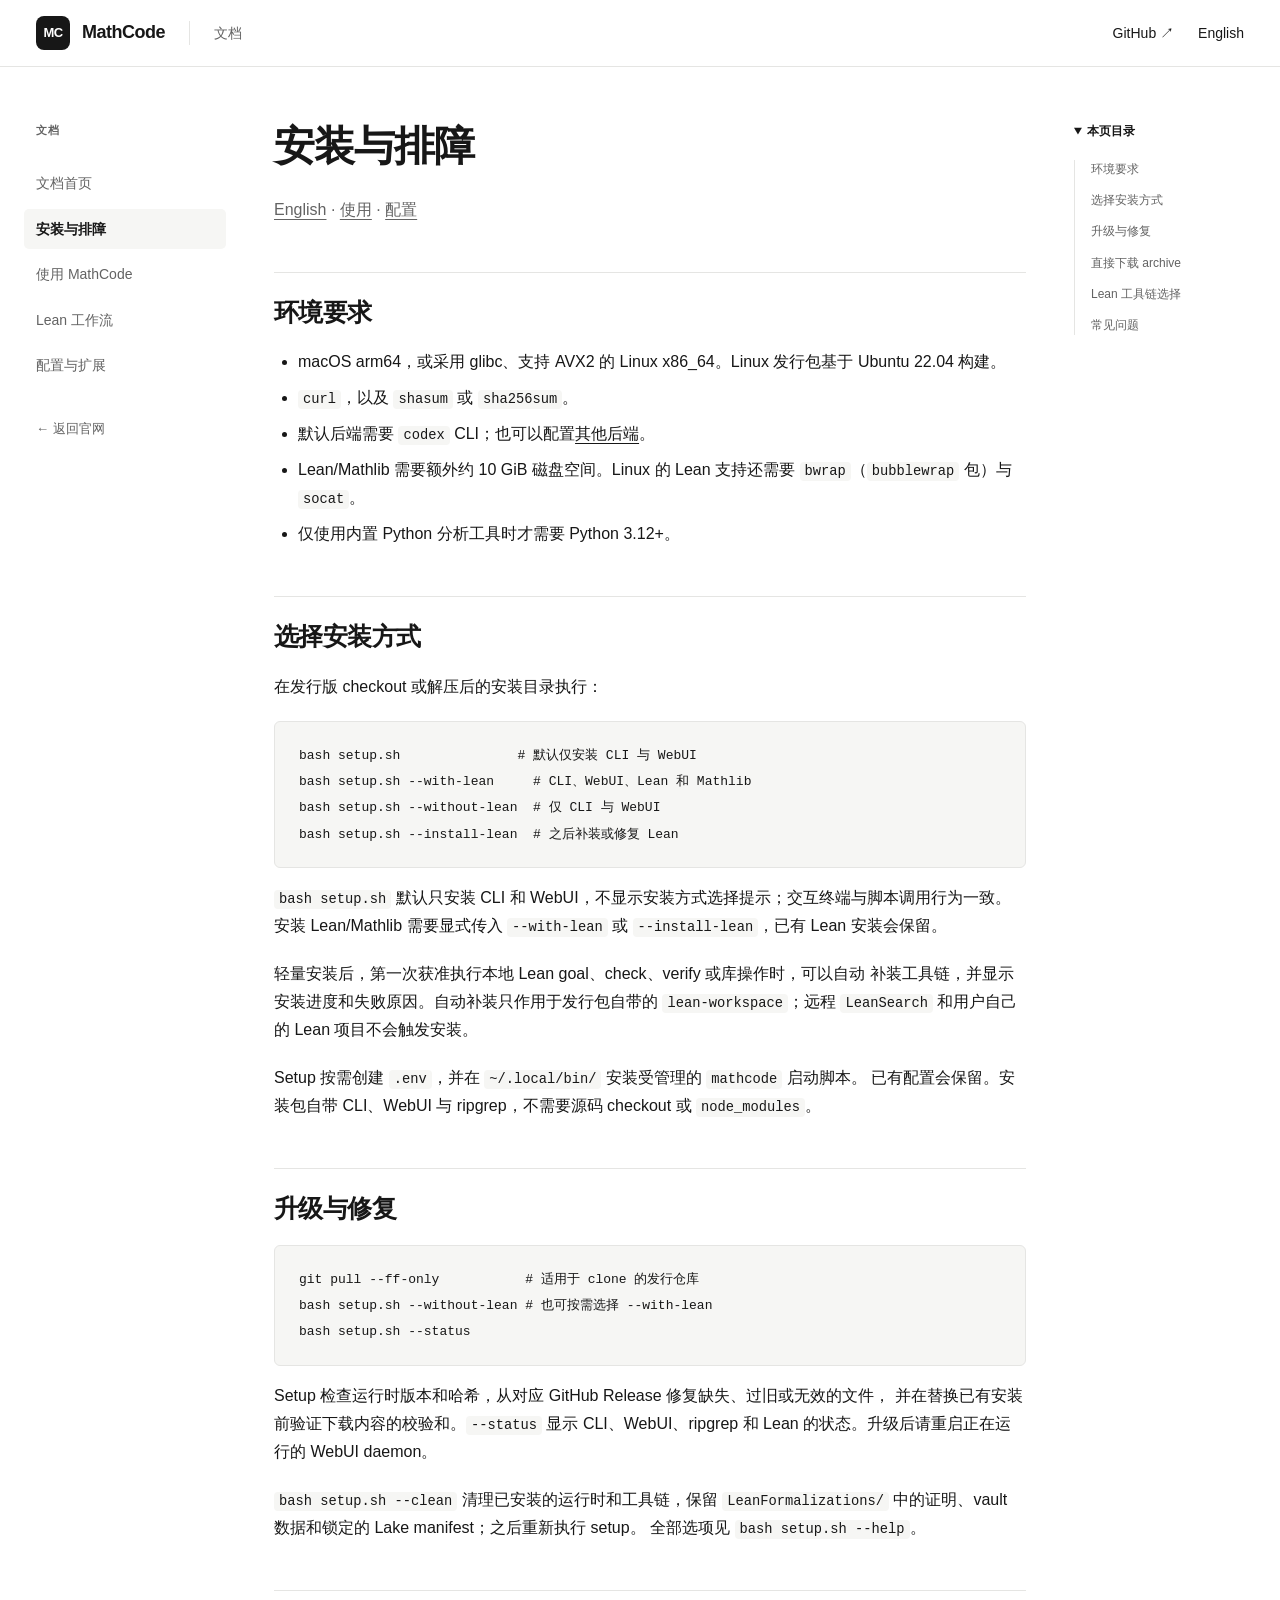
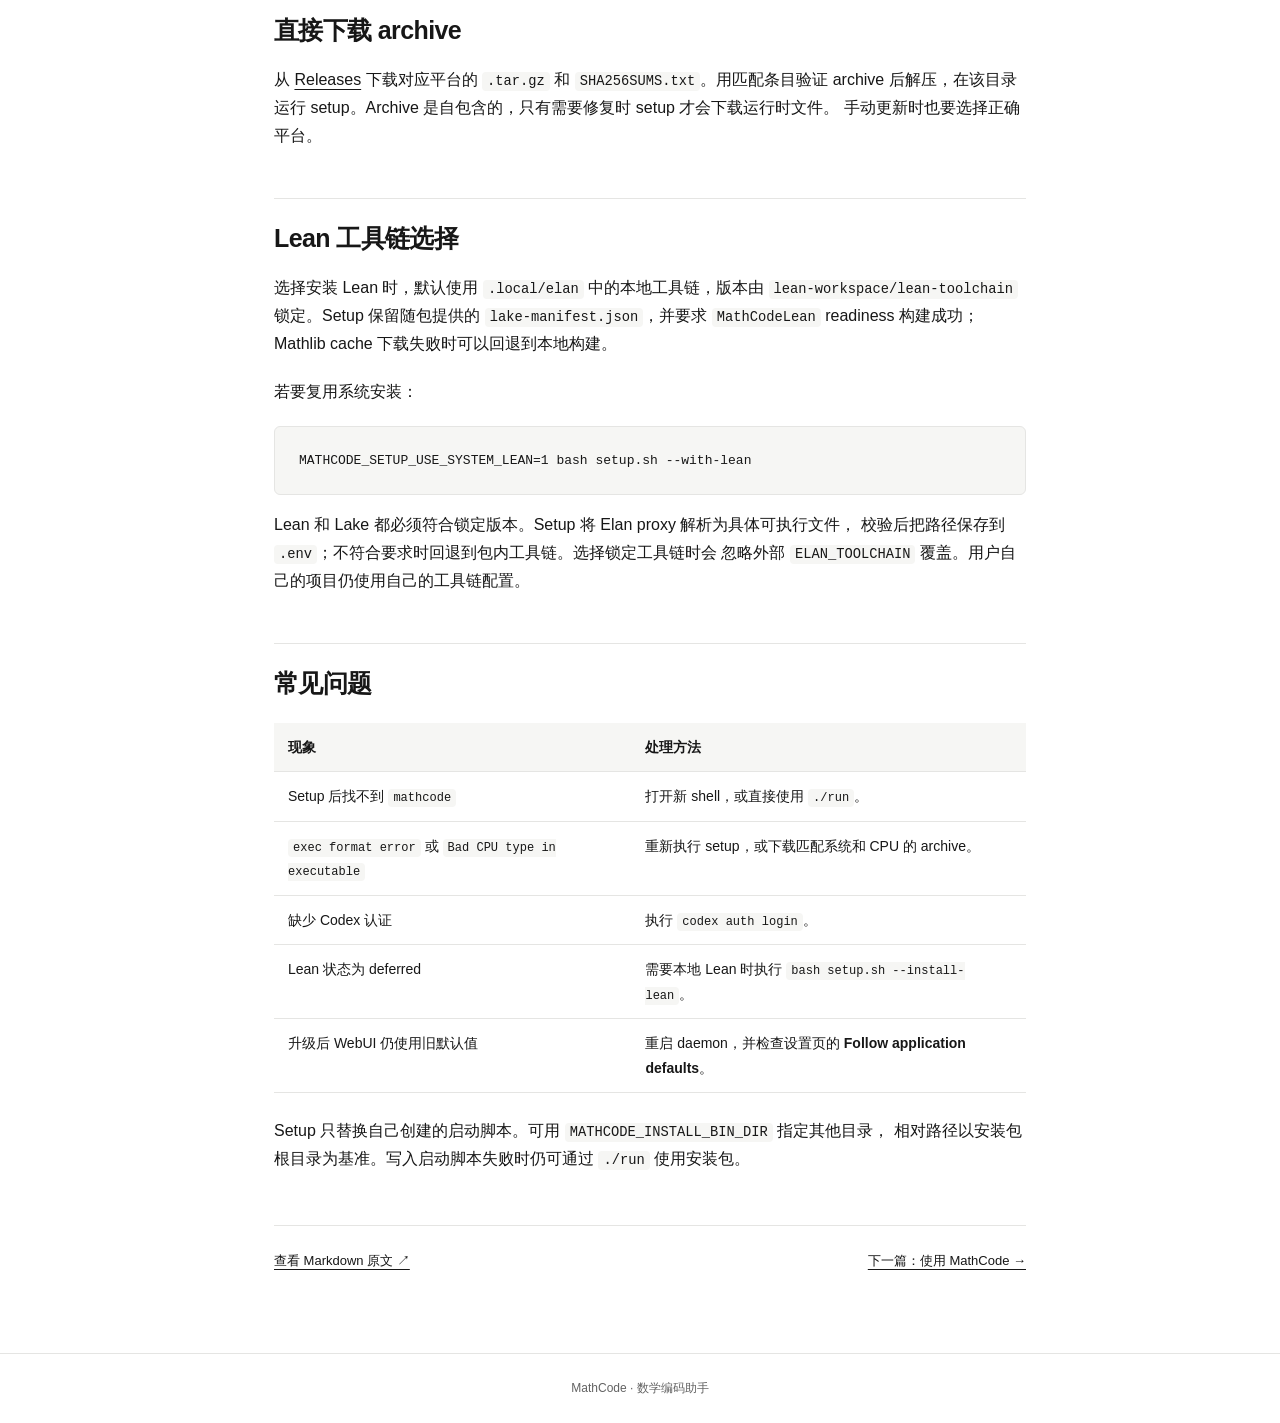
<file: docs/release/installation.ZH.html>
<!doctype html>
<html lang="zh-CN"><head><meta charset="utf-8"><meta name="viewport" content="width=device-width, initial-scale=1">
<title>安装与排障 — MathCode</title><meta name="description" content="环境要求、安装方式、升级与常见问题。">
<link rel="canonical" href="https://math-ai-org.github.io/mathcode/docs/release/installation.ZH.html"><link rel="stylesheet" href="../site.css"></head>
<body><a class="skip" href="#content">跳到正文</a>
<header class="site-header"><a class="brand" href="../../index.html"><span class="monogram">MC</span> MathCode</a><span class="header-label">文档</span><nav aria-label="全站导航"><a href="https://github.com/math-ai-org/mathcode">GitHub ↗</a><a href="installation.html" lang="en" hreflang="en">English</a></nav></header>
<div class="layout"><aside class="sidebar"><nav aria-label="文档导航"><p class="eyebrow">文档</p><a href="../index.ZH.html">文档首页</a><a href="installation.ZH.html" aria-current="page">安装与排障</a><a href="usage.ZH.html">使用 MathCode</a><a href="lean.ZH.html">Lean 工作流</a><a href="configuration.ZH.html">配置与扩展</a></nav><a class="back" href="../../index.html">← 返回官网</a></aside>
<main id="content" tabindex="-1"><h1 id="安装与排障">安装与排障</h1>
<p><a href="installation.html">English</a> · <a href="usage.ZH.html">使用</a> · <a href="configuration.ZH.html">配置</a></p>
<h2 id="环境要求">环境要求</h2>
<ul>
<li>macOS arm64，或采用 glibc、支持 AVX2 的 Linux x86_64。Linux 发行包基于 Ubuntu 22.04 构建。</li>
<li><code>curl</code>，以及 <code>shasum</code> 或 <code>sha256sum</code>。</li>
<li>默认后端需要 <code>codex</code> CLI；也可以配置<a href="configuration.ZH.html">其他后端</a>。</li>
<li>Lean/Mathlib 需要额外约 10 GiB 磁盘空间。Linux 的 Lean 支持还需要 <code>bwrap</code>（<code>bubblewrap</code> 包）与 <code>socat</code>。</li>
<li>仅使用内置 Python 分析工具时才需要 Python 3.12+。</li>
</ul>
<h2 id="选择安装方式">选择安装方式</h2>
<p>在发行版 checkout 或解压后的安装目录执行：</p>
<pre tabindex="0"><code class="language-bash">bash setup.sh               # 默认仅安装 CLI 与 WebUI
bash setup.sh --with-lean     # CLI、WebUI、Lean 和 Mathlib
bash setup.sh --without-lean  # 仅 CLI 与 WebUI
bash setup.sh --install-lean  # 之后补装或修复 Lean
</code></pre>
<p><code>bash setup.sh</code> 默认只安装 CLI 和 WebUI，不显示安装方式选择提示；交互终端与脚本调用行为一致。
安装 Lean/Mathlib 需要显式传入 <code>--with-lean</code> 或 <code>--install-lean</code>，已有 Lean 安装会保留。</p>
<p>轻量安装后，第一次获准执行本地 Lean goal、check、verify 或库操作时，可以自动
补装工具链，并显示安装进度和失败原因。自动补装只作用于发行包自带的
<code>lean-workspace</code>；远程 <code>LeanSearch</code> 和用户自己的 Lean 项目不会触发安装。</p>
<p>Setup 按需创建 <code>.env</code>，并在 <code>~/.local/bin/</code> 安装受管理的 <code>mathcode</code> 启动脚本。
已有配置会保留。安装包自带 CLI、WebUI 与 ripgrep，不需要源码 checkout 或
<code>node_modules</code>。</p>
<h2 id="升级与修复">升级与修复</h2>
<pre tabindex="0"><code class="language-bash">git pull --ff-only           # 适用于 clone 的发行仓库
bash setup.sh --without-lean # 也可按需选择 --with-lean
bash setup.sh --status
</code></pre>
<p>Setup 检查运行时版本和哈希，从对应 GitHub Release 修复缺失、过旧或无效的文件，
并在替换已有安装前验证下载内容的校验和。<code>--status</code> 显示 CLI、WebUI、ripgrep
和 Lean 的状态。升级后请重启正在运行的 WebUI daemon。</p>
<p><code>bash setup.sh --clean</code> 清理已安装的运行时和工具链，保留 <code>LeanFormalizations/</code>
中的证明、vault 数据和锁定的 Lake manifest；之后重新执行 setup。
全部选项见 <code>bash setup.sh --help</code>。</p>
<h2 id="直接下载-archive">直接下载 archive</h2>
<p>从 <a href="https://github.com/math-ai-org/mathcode/releases">Releases</a> 下载对应平台的
<code>.tar.gz</code> 和 <code>SHA256SUMS.txt</code>。用匹配条目验证 archive 后解压，在该目录运行
setup。Archive 是自包含的，只有需要修复时 setup 才会下载运行时文件。
手动更新时也要选择正确平台。</p>
<h2 id="lean-工具链选择">Lean 工具链选择</h2>
<p>选择安装 Lean 时，默认使用 <code>.local/elan</code> 中的本地工具链，版本由 <code>lean-workspace/lean-toolchain</code>
锁定。Setup 保留随包提供的 <code>lake-manifest.json</code>，并要求 <code>MathCodeLean</code> readiness
构建成功；Mathlib cache 下载失败时可以回退到本地构建。</p>
<p>若要复用系统安装：</p>
<pre tabindex="0"><code class="language-bash">MATHCODE_SETUP_USE_SYSTEM_LEAN=1 bash setup.sh --with-lean
</code></pre>
<p>Lean 和 Lake 都必须符合锁定版本。Setup 将 Elan proxy 解析为具体可执行文件，
校验后把路径保存到 <code>.env</code>；不符合要求时回退到包内工具链。选择锁定工具链时会
忽略外部 <code>ELAN_TOOLCHAIN</code> 覆盖。用户自己的项目仍使用自己的工具链配置。</p>
<h2 id="常见问题">常见问题</h2>
<div class="table-scroll" tabindex="0"><table>
<thead>
<tr>
<th>现象</th>
<th>处理方法</th>
</tr>
</thead>
<tbody><tr>
<td>Setup 后找不到 <code>mathcode</code></td>
<td>打开新 shell，或直接使用 <code>./run</code>。</td>
</tr>
<tr>
<td><code>exec format error</code> 或 <code>Bad CPU type in executable</code></td>
<td>重新执行 setup，或下载匹配系统和 CPU 的 archive。</td>
</tr>
<tr>
<td>缺少 Codex 认证</td>
<td>执行 <code>codex auth login</code>。</td>
</tr>
<tr>
<td>Lean 状态为 deferred</td>
<td>需要本地 Lean 时执行 <code>bash setup.sh --install-lean</code>。</td>
</tr>
<tr>
<td>升级后 WebUI 仍使用旧默认值</td>
<td>重启 daemon，并检查设置页的 <strong>Follow application defaults</strong>。</td>
</tr>
</tbody></table>
</div><p>Setup 只替换自己创建的启动脚本。可用 <code>MATHCODE_INSTALL_BIN_DIR</code> 指定其他目录，
相对路径以安装包根目录为基准。写入启动脚本失败时仍可通过 <code>./run</code> 使用安装包。</p>
<footer class="article-footer"><a href="installation.ZH.md">查看 Markdown 原文 ↗</a><a href="usage.ZH.html">下一篇：使用 MathCode →</a></footer></main><aside class="toc"><details open><summary>本页目录</summary><nav aria-label="本页目录"><a href="#环境要求">环境要求</a><a href="#选择安装方式">选择安装方式</a><a href="#升级与修复">升级与修复</a><a href="#直接下载-archive">直接下载 archive</a><a href="#lean-工具链选择">Lean 工具链选择</a><a href="#常见问题">常见问题</a></nav></details></aside></div>
<footer class="site-footer">MathCode · 数学编码助手</footer></body></html>
</file>
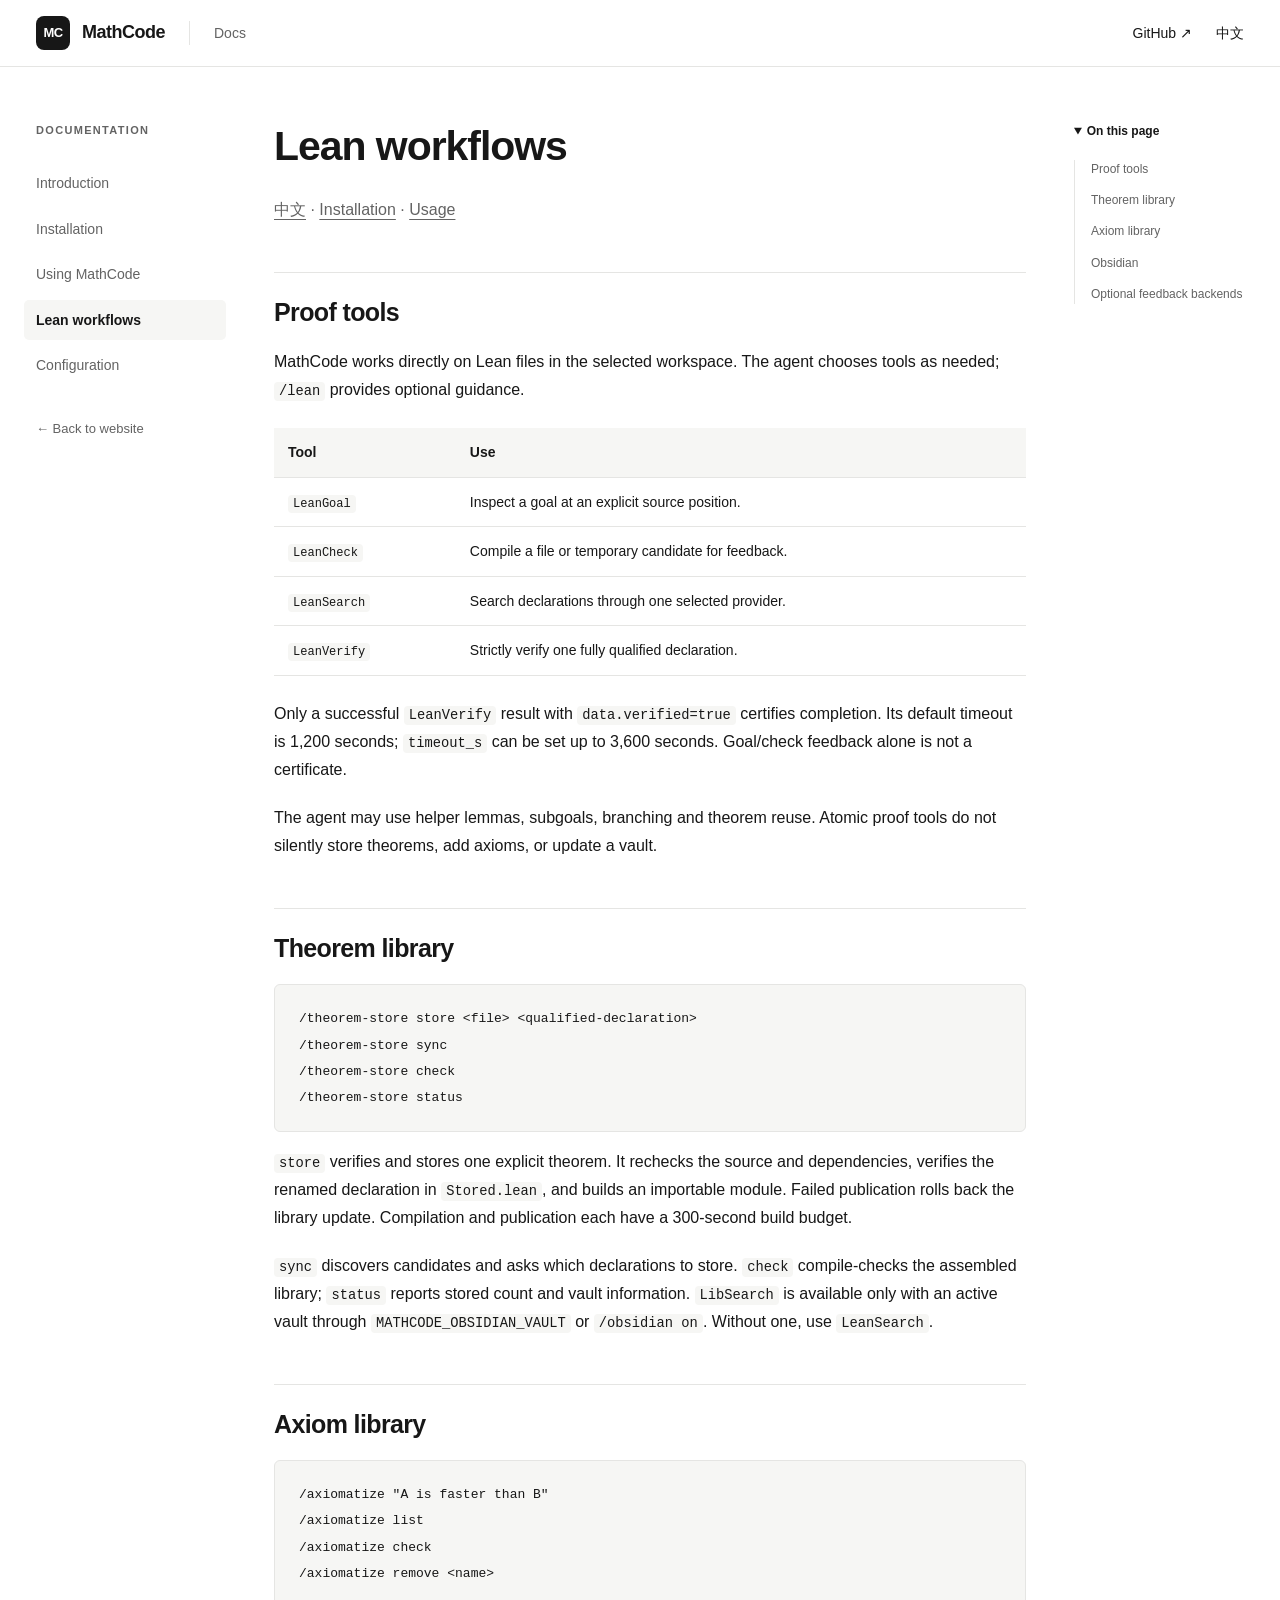
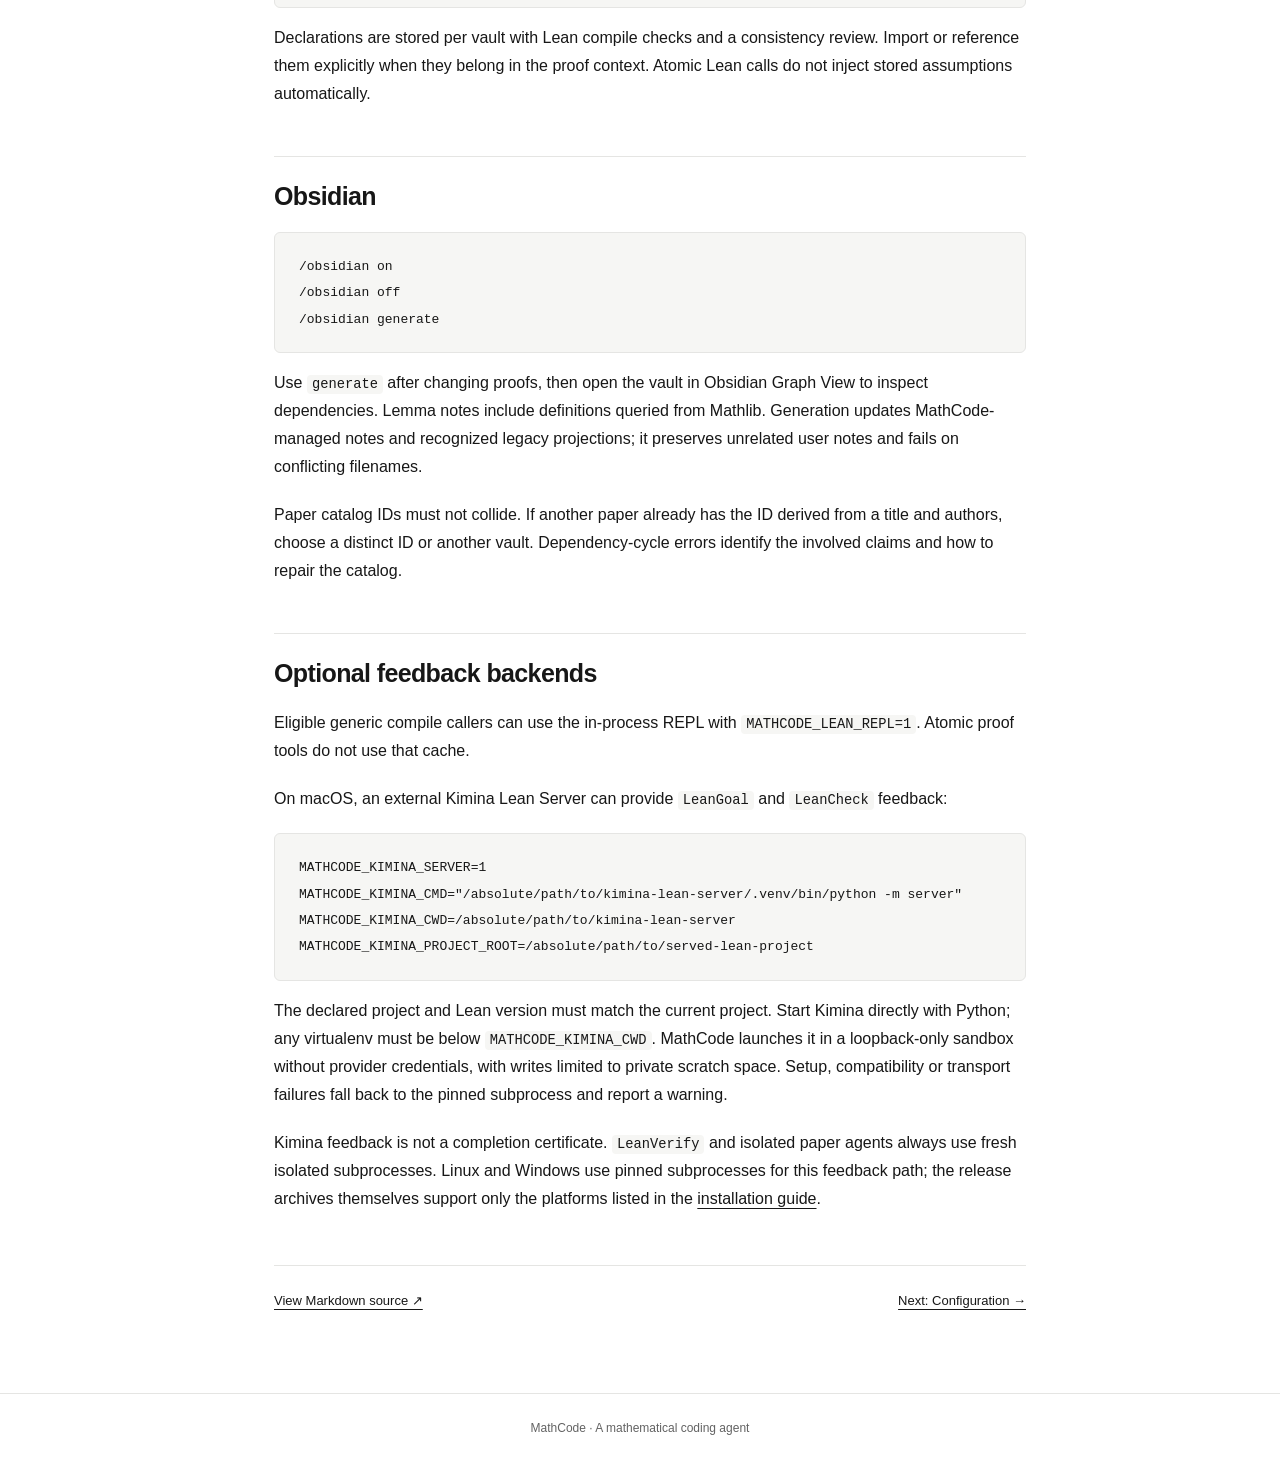
<file: docs/release/lean.html>
<!doctype html>
<html lang="en"><head><meta charset="utf-8"><meta name="viewport" content="width=device-width, initial-scale=1">
<title>Lean workflows — MathCode</title><meta name="description" content="Proof verification, theorem libraries and Obsidian.">
<link rel="canonical" href="https://math-ai-org.github.io/mathcode/docs/release/lean.html"><link rel="stylesheet" href="../site.css"></head>
<body><a class="skip" href="#content">Skip to content</a>
<header class="site-header"><a class="brand" href="../../index.html"><span class="monogram">MC</span> MathCode</a><span class="header-label">Docs</span><nav aria-label="Site navigation"><a href="https://github.com/math-ai-org/mathcode">GitHub ↗</a><a href="lean.ZH.html" lang="zh-CN" hreflang="zh-CN">中文</a></nav></header>
<div class="layout"><aside class="sidebar"><nav aria-label="Documentation navigation"><p class="eyebrow">Documentation</p><a href="../index.html">Introduction</a><a href="installation.html">Installation</a><a href="usage.html">Using MathCode</a><a href="lean.html" aria-current="page">Lean workflows</a><a href="configuration.html">Configuration</a></nav><a class="back" href="../../index.html">← Back to website</a></aside>
<main id="content" tabindex="-1"><h1 id="lean-workflows">Lean workflows</h1>
<p><a href="lean.ZH.html">中文</a> · <a href="installation.html">Installation</a> · <a href="usage.html">Usage</a></p>
<h2 id="proof-tools">Proof tools</h2>
<p>MathCode works directly on Lean files in the selected workspace. The agent
chooses tools as needed; <code>/lean</code> provides optional guidance.</p>
<div class="table-scroll" tabindex="0"><table>
<thead>
<tr>
<th>Tool</th>
<th>Use</th>
</tr>
</thead>
<tbody><tr>
<td><code>LeanGoal</code></td>
<td>Inspect a goal at an explicit source position.</td>
</tr>
<tr>
<td><code>LeanCheck</code></td>
<td>Compile a file or temporary candidate for feedback.</td>
</tr>
<tr>
<td><code>LeanSearch</code></td>
<td>Search declarations through one selected provider.</td>
</tr>
<tr>
<td><code>LeanVerify</code></td>
<td>Strictly verify one fully qualified declaration.</td>
</tr>
</tbody></table>
</div><p>Only a successful <code>LeanVerify</code> result with <code>data.verified=true</code> certifies
completion. Its default timeout is 1,200 seconds; <code>timeout_s</code> can be set up to
3,600 seconds. Goal/check feedback alone is not a certificate.</p>
<p>The agent may use helper lemmas, subgoals, branching and theorem reuse. Atomic
proof tools do not silently store theorems, add axioms, or update a vault.</p>
<h2 id="theorem-library">Theorem library</h2>
<pre tabindex="0"><code class="language-text">/theorem-store store &lt;file&gt; &lt;qualified-declaration&gt;
/theorem-store sync
/theorem-store check
/theorem-store status
</code></pre>
<p><code>store</code> verifies and stores one explicit theorem. It rechecks the source and
dependencies, verifies the renamed declaration in <code>Stored.lean</code>, and builds an
importable module. Failed publication rolls back the library update. Compilation
and publication each have a 300-second build budget.</p>
<p><code>sync</code> discovers candidates and asks which declarations to store. <code>check</code>
compile-checks the assembled library; <code>status</code> reports stored count and vault
information. <code>LibSearch</code> is available only with an active vault through
<code>MATHCODE_OBSIDIAN_VAULT</code> or <code>/obsidian on</code>. Without one, use <code>LeanSearch</code>.</p>
<h2 id="axiom-library">Axiom library</h2>
<pre tabindex="0"><code class="language-text">/axiomatize &quot;A is faster than B&quot;
/axiomatize list
/axiomatize check
/axiomatize remove &lt;name&gt;
</code></pre>
<p>Declarations are stored per vault with Lean compile checks and a consistency
review. Import or reference them explicitly when they belong in the proof
context. Atomic Lean calls do not inject stored assumptions automatically.</p>
<h2 id="obsidian">Obsidian</h2>
<pre tabindex="0"><code class="language-text">/obsidian on
/obsidian off
/obsidian generate
</code></pre>
<p>Use <code>generate</code> after changing proofs, then open the vault in Obsidian Graph View
to inspect dependencies. Lemma notes include definitions queried from Mathlib.
Generation updates MathCode-managed notes and recognized legacy projections;
it preserves unrelated user notes and fails on conflicting filenames.</p>
<p>Paper catalog IDs must not collide. If another paper already has the ID derived
from a title and authors, choose a distinct ID or another vault. Dependency-cycle
errors identify the involved claims and how to repair the catalog.</p>
<h2 id="optional-feedback-backends">Optional feedback backends</h2>
<p>Eligible generic compile callers can use the in-process REPL with
<code>MATHCODE_LEAN_REPL=1</code>. Atomic proof tools do not use that cache.</p>
<p>On macOS, an external Kimina Lean Server can provide <code>LeanGoal</code> and <code>LeanCheck</code>
feedback:</p>
<pre tabindex="0"><code class="language-env">MATHCODE_KIMINA_SERVER=1
MATHCODE_KIMINA_CMD=&quot;/absolute/path/to/kimina-lean-server/.venv/bin/python -m server&quot;
MATHCODE_KIMINA_CWD=/absolute/path/to/kimina-lean-server
MATHCODE_KIMINA_PROJECT_ROOT=/absolute/path/to/served-lean-project
</code></pre>
<p>The declared project and Lean version must match the current project. Start
Kimina directly with Python; any virtualenv must be below <code>MATHCODE_KIMINA_CWD</code>.
MathCode launches it in a loopback-only sandbox without provider credentials,
with writes limited to private scratch space. Setup, compatibility or transport
failures fall back to the pinned subprocess and report a warning.</p>
<p>Kimina feedback is not a completion certificate. <code>LeanVerify</code> and isolated paper
agents always use fresh isolated subprocesses. Linux and Windows use pinned
subprocesses for this feedback path; the release archives themselves support
only the platforms listed in the <a href="installation.html">installation guide</a>.</p>
<footer class="article-footer"><a href="lean.md">View Markdown source ↗</a><a href="configuration.html">Next: Configuration →</a></footer></main><aside class="toc"><details open><summary>On this page</summary><nav aria-label="On this page"><a href="#proof-tools">Proof tools</a><a href="#theorem-library">Theorem library</a><a href="#axiom-library">Axiom library</a><a href="#obsidian">Obsidian</a><a href="#optional-feedback-backends">Optional feedback backends</a></nav></details></aside></div>
<footer class="site-footer">MathCode · A mathematical coding agent</footer></body></html>
</file>
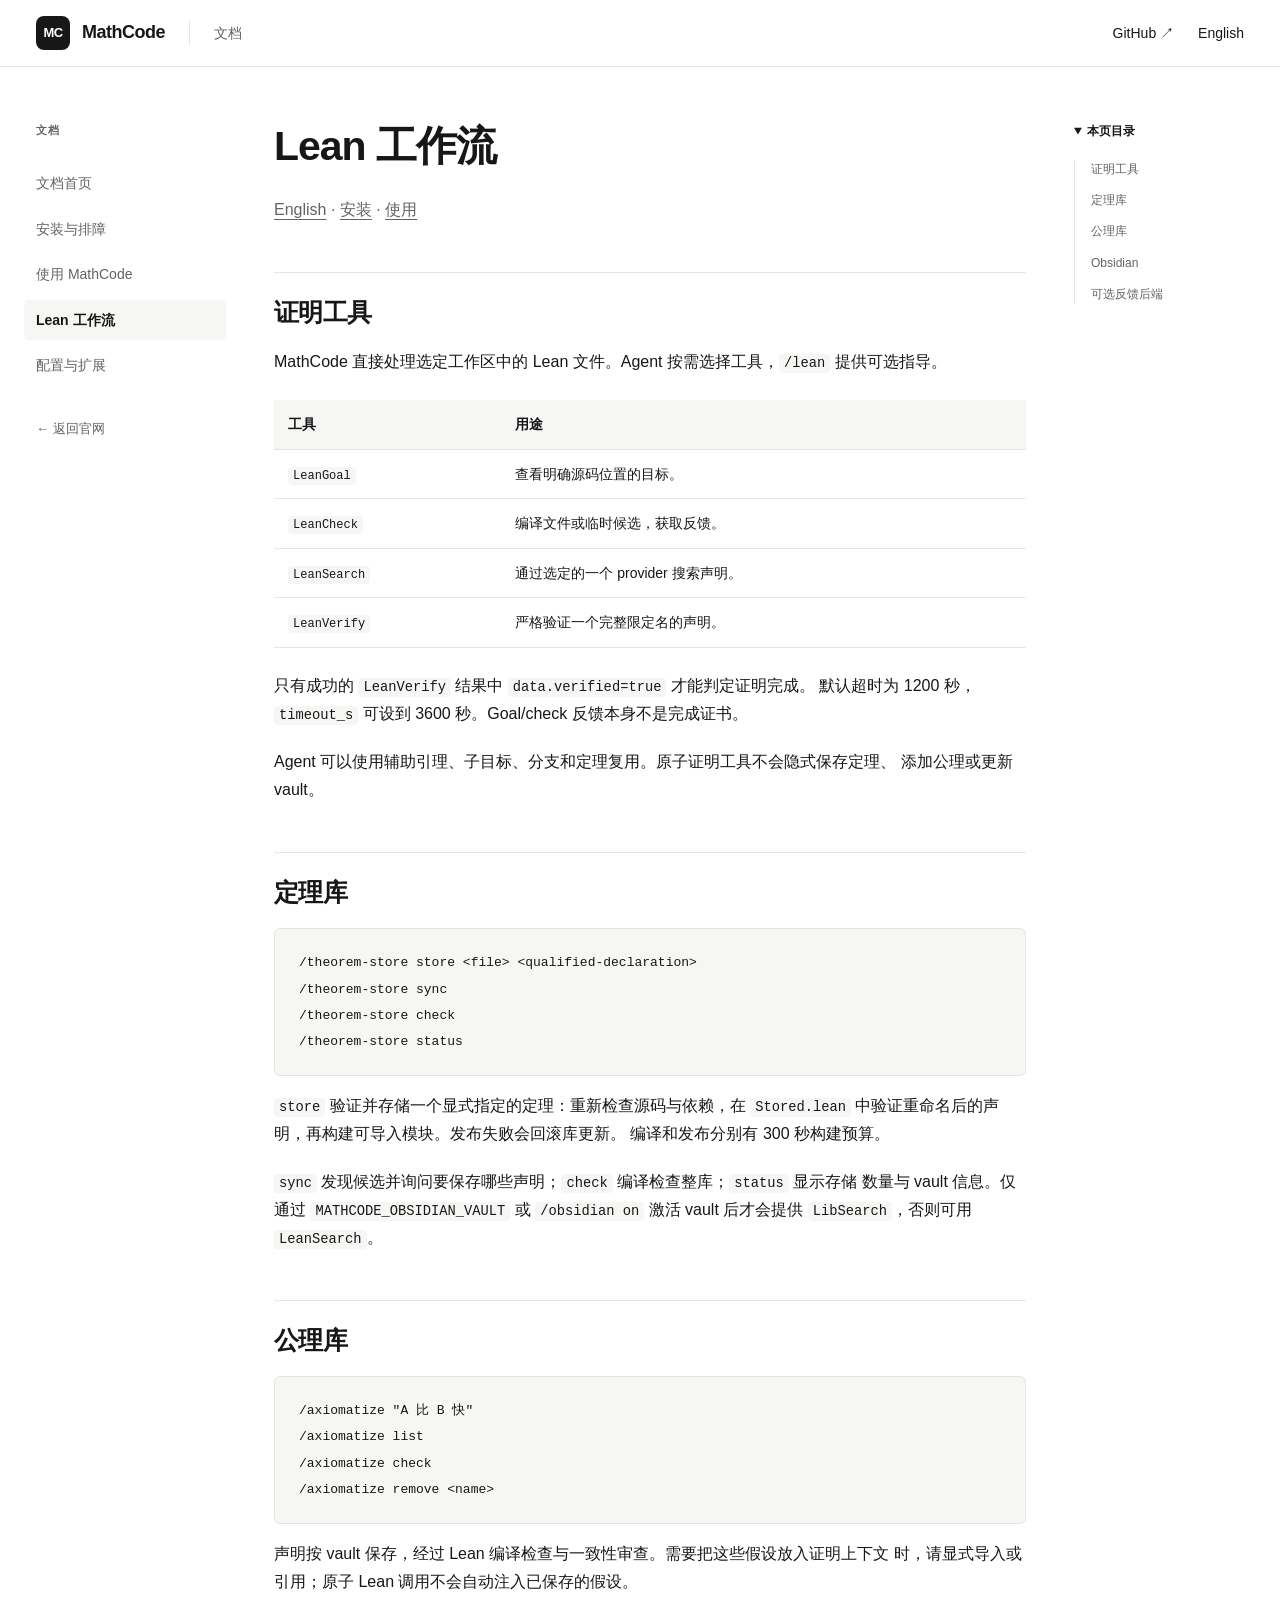
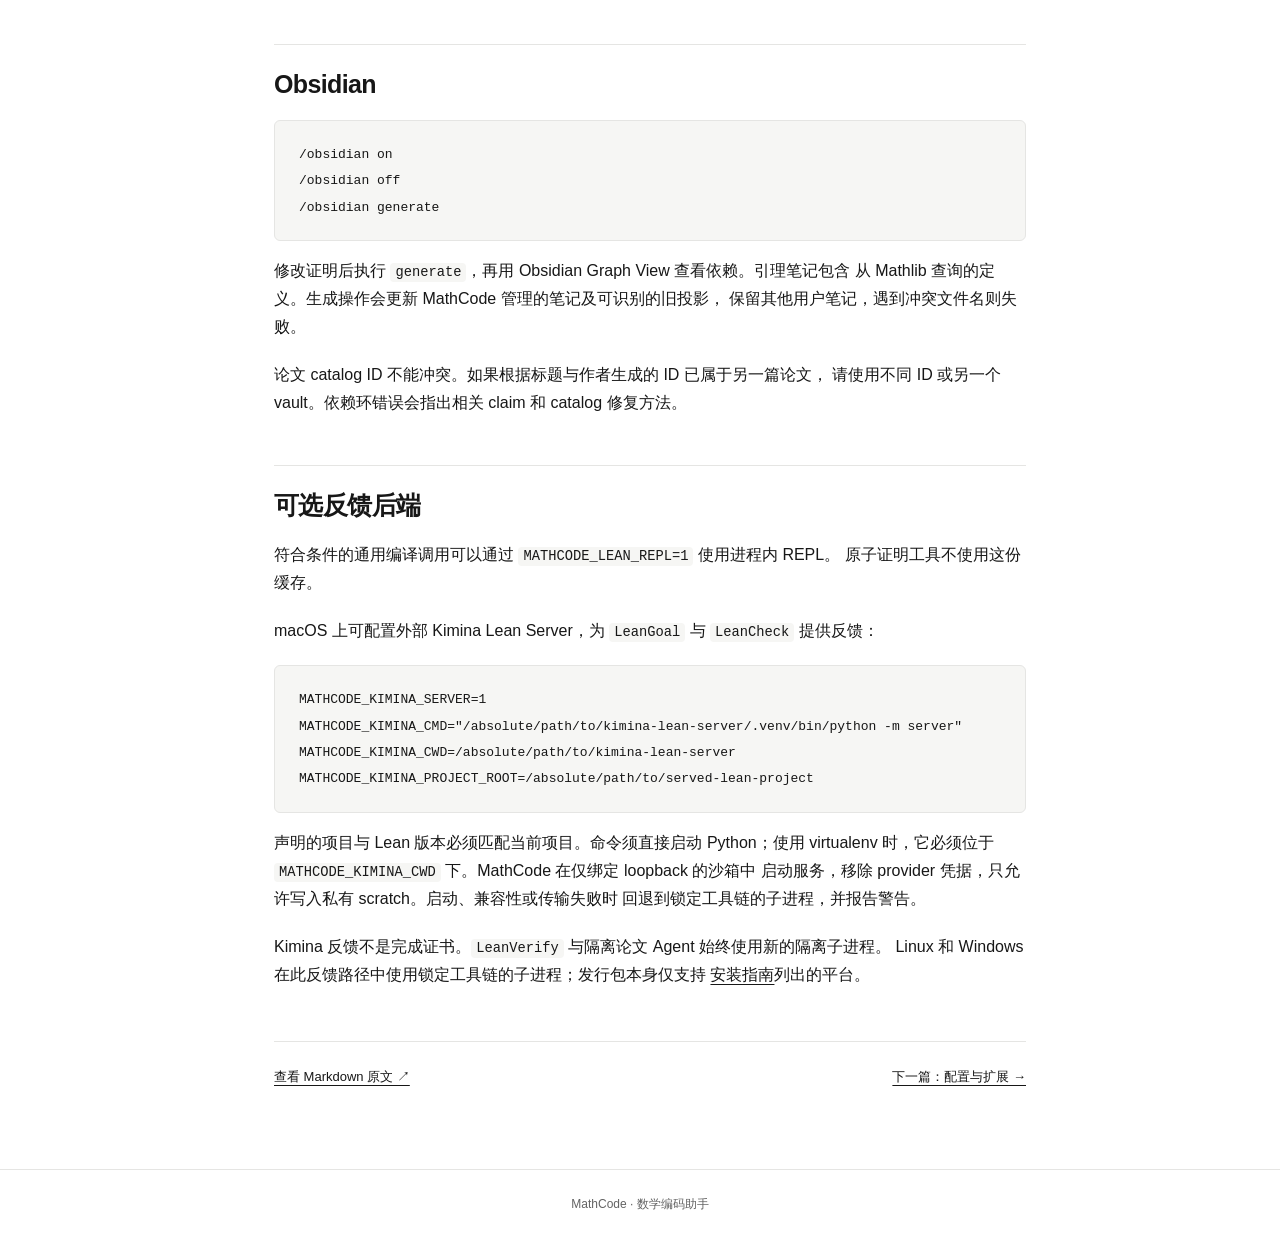
<file: docs/release/lean.ZH.html>
<!doctype html>
<html lang="zh-CN"><head><meta charset="utf-8"><meta name="viewport" content="width=device-width, initial-scale=1">
<title>Lean 工作流 — MathCode</title><meta name="description" content="证明验证、定理与公理库、Obsidian 图谱。">
<link rel="canonical" href="https://math-ai-org.github.io/mathcode/docs/release/lean.ZH.html"><link rel="stylesheet" href="../site.css"></head>
<body><a class="skip" href="#content">跳到正文</a>
<header class="site-header"><a class="brand" href="../../index.html"><span class="monogram">MC</span> MathCode</a><span class="header-label">文档</span><nav aria-label="全站导航"><a href="https://github.com/math-ai-org/mathcode">GitHub ↗</a><a href="lean.html" lang="en" hreflang="en">English</a></nav></header>
<div class="layout"><aside class="sidebar"><nav aria-label="文档导航"><p class="eyebrow">文档</p><a href="../index.ZH.html">文档首页</a><a href="installation.ZH.html">安装与排障</a><a href="usage.ZH.html">使用 MathCode</a><a href="lean.ZH.html" aria-current="page">Lean 工作流</a><a href="configuration.ZH.html">配置与扩展</a></nav><a class="back" href="../../index.html">← 返回官网</a></aside>
<main id="content" tabindex="-1"><h1 id="lean-工作流">Lean 工作流</h1>
<p><a href="lean.html">English</a> · <a href="installation.ZH.html">安装</a> · <a href="usage.ZH.html">使用</a></p>
<h2 id="证明工具">证明工具</h2>
<p>MathCode 直接处理选定工作区中的 Lean 文件。Agent 按需选择工具，<code>/lean</code> 提供可选指导。</p>
<div class="table-scroll" tabindex="0"><table>
<thead>
<tr>
<th>工具</th>
<th>用途</th>
</tr>
</thead>
<tbody><tr>
<td><code>LeanGoal</code></td>
<td>查看明确源码位置的目标。</td>
</tr>
<tr>
<td><code>LeanCheck</code></td>
<td>编译文件或临时候选，获取反馈。</td>
</tr>
<tr>
<td><code>LeanSearch</code></td>
<td>通过选定的一个 provider 搜索声明。</td>
</tr>
<tr>
<td><code>LeanVerify</code></td>
<td>严格验证一个完整限定名的声明。</td>
</tr>
</tbody></table>
</div><p>只有成功的 <code>LeanVerify</code> 结果中 <code>data.verified=true</code> 才能判定证明完成。
默认超时为 1200 秒，<code>timeout_s</code> 可设到 3600 秒。Goal/check 反馈本身不是完成证书。</p>
<p>Agent 可以使用辅助引理、子目标、分支和定理复用。原子证明工具不会隐式保存定理、
添加公理或更新 vault。</p>
<h2 id="定理库">定理库</h2>
<pre tabindex="0"><code class="language-text">/theorem-store store &lt;file&gt; &lt;qualified-declaration&gt;
/theorem-store sync
/theorem-store check
/theorem-store status
</code></pre>
<p><code>store</code> 验证并存储一个显式指定的定理：重新检查源码与依赖，在 <code>Stored.lean</code>
中验证重命名后的声明，再构建可导入模块。发布失败会回滚库更新。
编译和发布分别有 300 秒构建预算。</p>
<p><code>sync</code> 发现候选并询问要保存哪些声明；<code>check</code> 编译检查整库；<code>status</code> 显示存储
数量与 vault 信息。仅通过 <code>MATHCODE_OBSIDIAN_VAULT</code> 或 <code>/obsidian on</code> 激活
vault 后才会提供 <code>LibSearch</code>，否则可用 <code>LeanSearch</code>。</p>
<h2 id="公理库">公理库</h2>
<pre tabindex="0"><code class="language-text">/axiomatize &quot;A 比 B 快&quot;
/axiomatize list
/axiomatize check
/axiomatize remove &lt;name&gt;
</code></pre>
<p>声明按 vault 保存，经过 Lean 编译检查与一致性审查。需要把这些假设放入证明上下文
时，请显式导入或引用；原子 Lean 调用不会自动注入已保存的假设。</p>
<h2 id="obsidian">Obsidian</h2>
<pre tabindex="0"><code class="language-text">/obsidian on
/obsidian off
/obsidian generate
</code></pre>
<p>修改证明后执行 <code>generate</code>，再用 Obsidian Graph View 查看依赖。引理笔记包含
从 Mathlib 查询的定义。生成操作会更新 MathCode 管理的笔记及可识别的旧投影，
保留其他用户笔记，遇到冲突文件名则失败。</p>
<p>论文 catalog ID 不能冲突。如果根据标题与作者生成的 ID 已属于另一篇论文，
请使用不同 ID 或另一个 vault。依赖环错误会指出相关 claim 和 catalog 修复方法。</p>
<h2 id="可选反馈后端">可选反馈后端</h2>
<p>符合条件的通用编译调用可以通过 <code>MATHCODE_LEAN_REPL=1</code> 使用进程内 REPL。
原子证明工具不使用这份缓存。</p>
<p>macOS 上可配置外部 Kimina Lean Server，为 <code>LeanGoal</code> 与 <code>LeanCheck</code> 提供反馈：</p>
<pre tabindex="0"><code class="language-env">MATHCODE_KIMINA_SERVER=1
MATHCODE_KIMINA_CMD=&quot;/absolute/path/to/kimina-lean-server/.venv/bin/python -m server&quot;
MATHCODE_KIMINA_CWD=/absolute/path/to/kimina-lean-server
MATHCODE_KIMINA_PROJECT_ROOT=/absolute/path/to/served-lean-project
</code></pre>
<p>声明的项目与 Lean 版本必须匹配当前项目。命令须直接启动 Python；使用 virtualenv
时，它必须位于 <code>MATHCODE_KIMINA_CWD</code> 下。MathCode 在仅绑定 loopback 的沙箱中
启动服务，移除 provider 凭据，只允许写入私有 scratch。启动、兼容性或传输失败时
回退到锁定工具链的子进程，并报告警告。</p>
<p>Kimina 反馈不是完成证书。<code>LeanVerify</code> 与隔离论文 Agent 始终使用新的隔离子进程。
Linux 和 Windows 在此反馈路径中使用锁定工具链的子进程；发行包本身仅支持
<a href="installation.ZH.html">安装指南</a>列出的平台。</p>
<footer class="article-footer"><a href="lean.ZH.md">查看 Markdown 原文 ↗</a><a href="configuration.ZH.html">下一篇：配置与扩展 →</a></footer></main><aside class="toc"><details open><summary>本页目录</summary><nav aria-label="本页目录"><a href="#证明工具">证明工具</a><a href="#定理库">定理库</a><a href="#公理库">公理库</a><a href="#obsidian">Obsidian</a><a href="#可选反馈后端">可选反馈后端</a></nav></details></aside></div>
<footer class="site-footer">MathCode · 数学编码助手</footer></body></html>
</file>
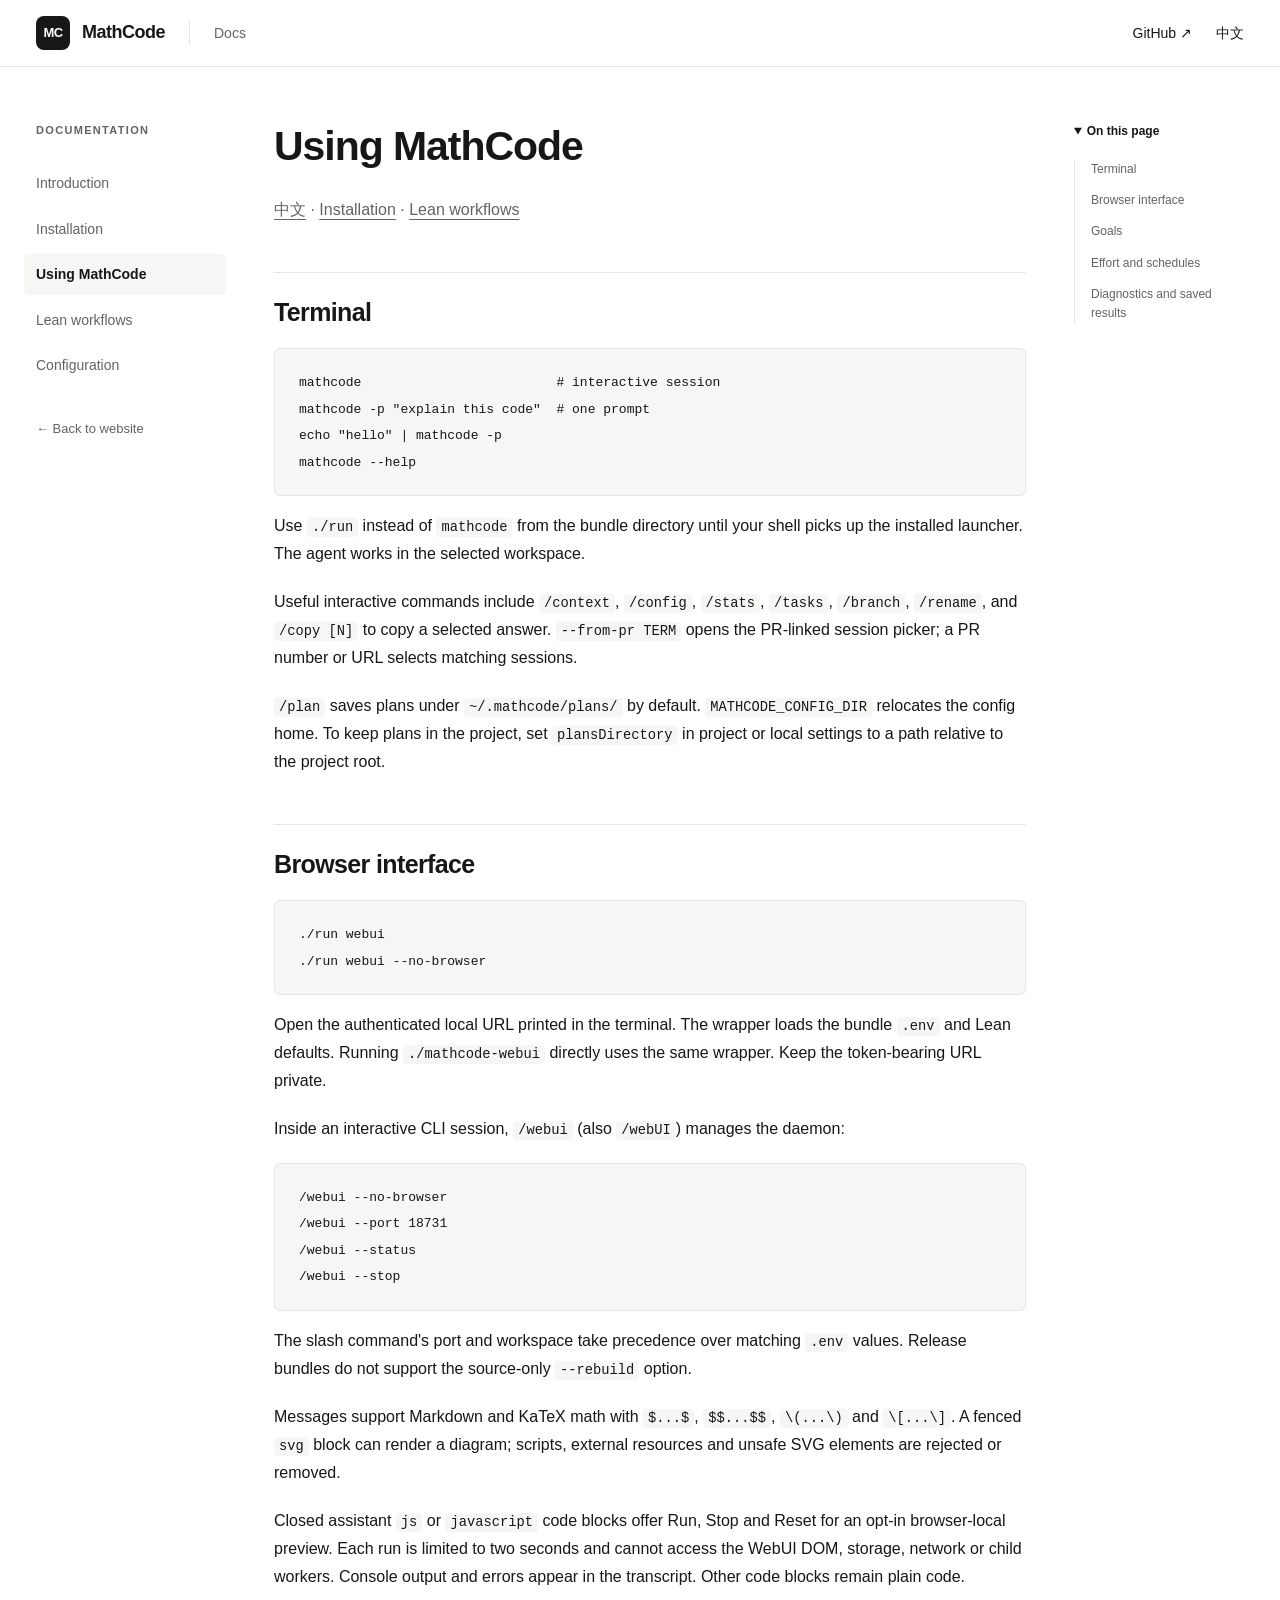
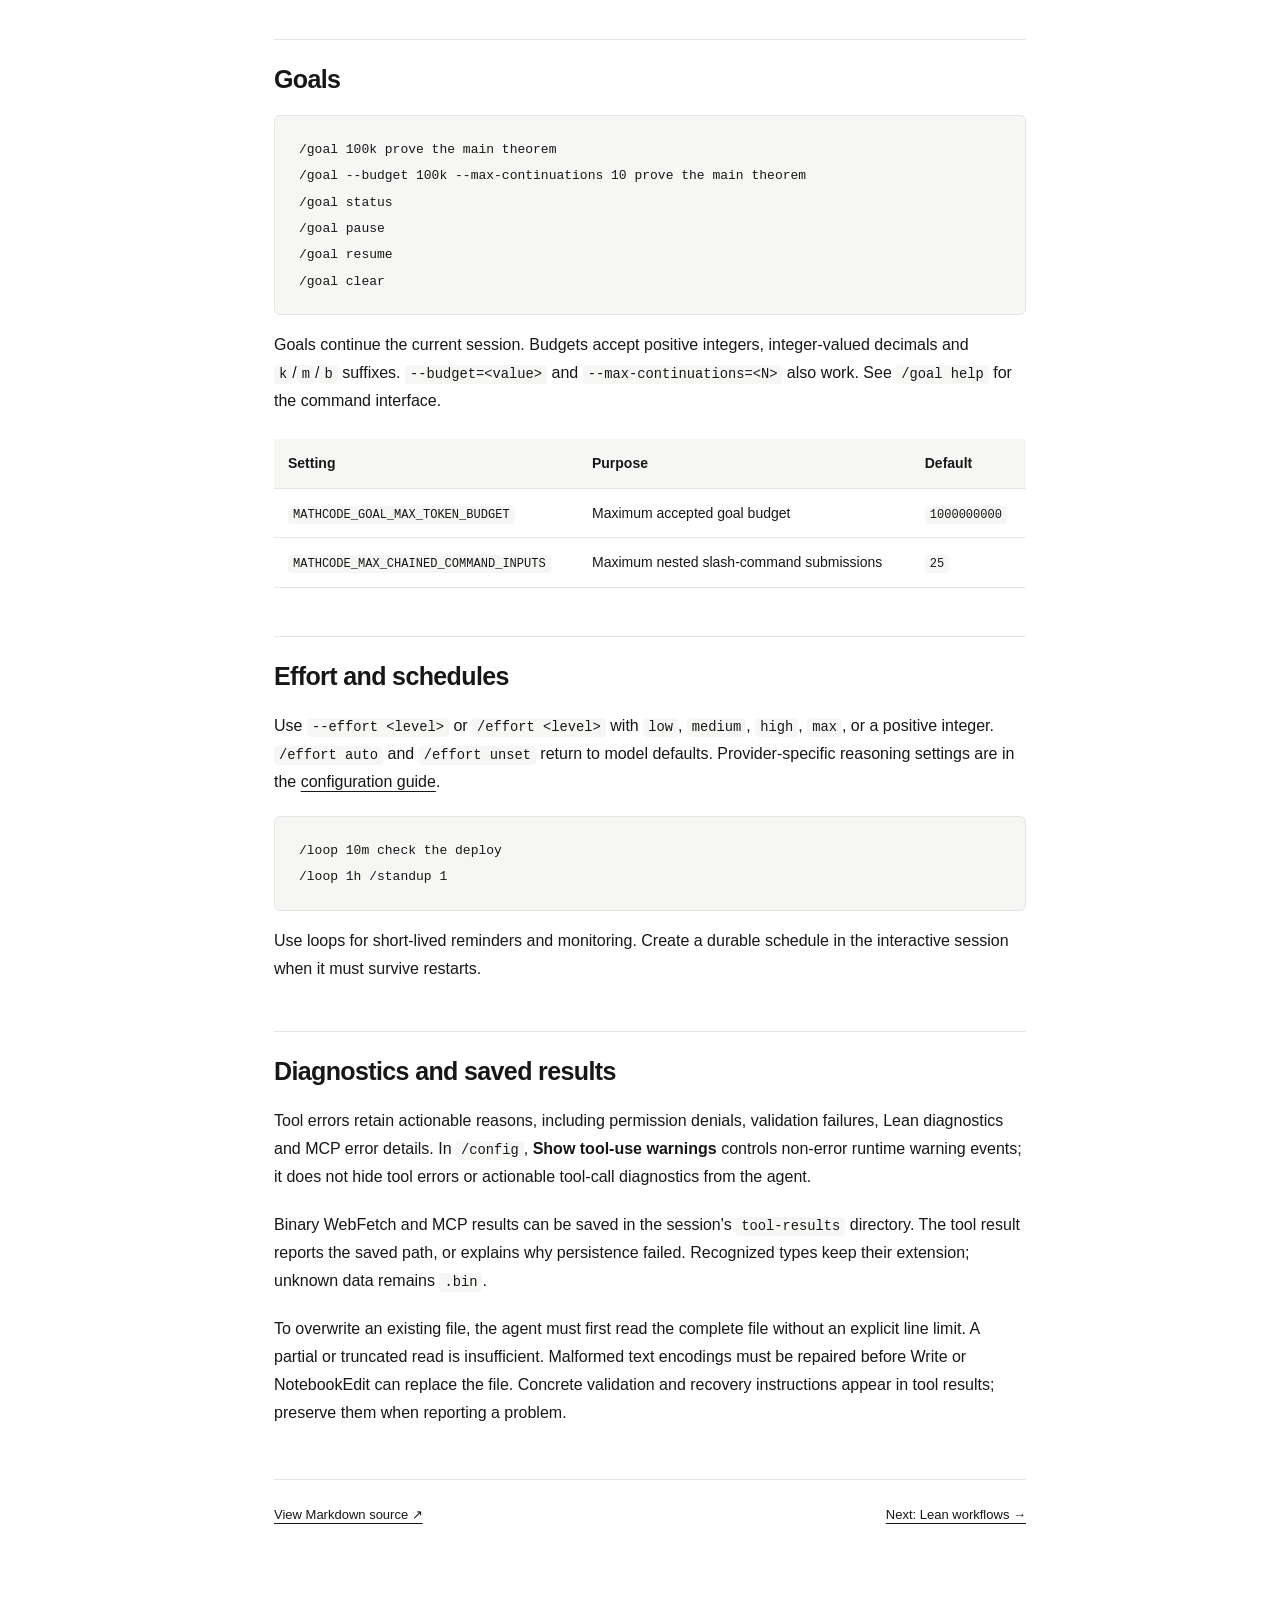
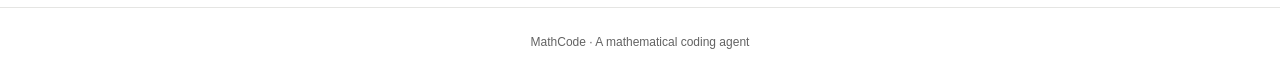
<file: docs/release/usage.html>
<!doctype html>
<html lang="en"><head><meta charset="utf-8"><meta name="viewport" content="width=device-width, initial-scale=1">
<title>Using MathCode — MathCode</title><meta name="description" content="CLI, WebUI, goals, sessions and scheduled tasks.">
<link rel="canonical" href="https://math-ai-org.github.io/mathcode/docs/release/usage.html"><link rel="stylesheet" href="../site.css"></head>
<body><a class="skip" href="#content">Skip to content</a>
<header class="site-header"><a class="brand" href="../../index.html"><span class="monogram">MC</span> MathCode</a><span class="header-label">Docs</span><nav aria-label="Site navigation"><a href="https://github.com/math-ai-org/mathcode">GitHub ↗</a><a href="usage.ZH.html" lang="zh-CN" hreflang="zh-CN">中文</a></nav></header>
<div class="layout"><aside class="sidebar"><nav aria-label="Documentation navigation"><p class="eyebrow">Documentation</p><a href="../index.html">Introduction</a><a href="installation.html">Installation</a><a href="usage.html" aria-current="page">Using MathCode</a><a href="lean.html">Lean workflows</a><a href="configuration.html">Configuration</a></nav><a class="back" href="../../index.html">← Back to website</a></aside>
<main id="content" tabindex="-1"><h1 id="using-mathcode">Using MathCode</h1>
<p><a href="usage.ZH.html">中文</a> · <a href="installation.html">Installation</a> · <a href="lean.html">Lean workflows</a></p>
<h2 id="terminal">Terminal</h2>
<pre tabindex="0"><code class="language-bash">mathcode                         # interactive session
mathcode -p &quot;explain this code&quot;  # one prompt
echo &quot;hello&quot; | mathcode -p
mathcode --help
</code></pre>
<p>Use <code>./run</code> instead of <code>mathcode</code> from the bundle directory until your shell
picks up the installed launcher. The agent works in the selected workspace.</p>
<p>Useful interactive commands include <code>/context</code>, <code>/config</code>, <code>/stats</code>, <code>/tasks</code>,
<code>/branch</code>, <code>/rename</code>, and <code>/copy [N]</code> to copy a selected answer. <code>--from-pr TERM</code>
opens the PR-linked session picker; a PR number or URL selects matching sessions.</p>
<p><code>/plan</code> saves plans under <code>~/.mathcode/plans/</code> by default. <code>MATHCODE_CONFIG_DIR</code>
relocates the config home. To keep plans in the project, set <code>plansDirectory</code>
in project or local settings to a path relative to the project root.</p>
<h2 id="browser-interface">Browser interface</h2>
<pre tabindex="0"><code class="language-bash">./run webui
./run webui --no-browser
</code></pre>
<p>Open the authenticated local URL printed in the terminal. The wrapper loads the
bundle <code>.env</code> and Lean defaults. Running <code>./mathcode-webui</code> directly uses the
same wrapper. Keep the token-bearing URL private.</p>
<p>Inside an interactive CLI session, <code>/webui</code> (also <code>/webUI</code>) manages the daemon:</p>
<pre tabindex="0"><code class="language-text">/webui --no-browser
/webui --port 18731
/webui --status
/webui --stop
</code></pre>
<p>The slash command&#39;s port and workspace take precedence over matching <code>.env</code>
values. Release bundles do not support the source-only <code>--rebuild</code> option.</p>
<p>Messages support Markdown and KaTeX math with <code>$...$</code>, <code>$$...$$</code>, <code>\(...\)</code> and
<code>\[...\]</code>. A fenced <code>svg</code> block can render a diagram; scripts, external
resources and unsafe SVG elements are rejected or removed.</p>
<p>Closed assistant <code>js</code> or <code>javascript</code> code blocks offer Run, Stop and Reset for
an opt-in browser-local preview. Each run is limited to two seconds and cannot
access the WebUI DOM, storage, network or child workers. Console output and
errors appear in the transcript. Other code blocks remain plain code.</p>
<h2 id="goals">Goals</h2>
<pre tabindex="0"><code class="language-text">/goal 100k prove the main theorem
/goal --budget 100k --max-continuations 10 prove the main theorem
/goal status
/goal pause
/goal resume
/goal clear
</code></pre>
<p>Goals continue the current session. Budgets accept positive integers,
integer-valued decimals and <code>k</code>/<code>m</code>/<code>b</code> suffixes. <code>--budget=&lt;value&gt;</code> and
<code>--max-continuations=&lt;N&gt;</code> also work. See <code>/goal help</code> for the command interface.</p>
<div class="table-scroll" tabindex="0"><table>
<thead>
<tr>
<th>Setting</th>
<th>Purpose</th>
<th>Default</th>
</tr>
</thead>
<tbody><tr>
<td><code>MATHCODE_GOAL_MAX_TOKEN_BUDGET</code></td>
<td>Maximum accepted goal budget</td>
<td><code>1000000000</code></td>
</tr>
<tr>
<td><code>MATHCODE_MAX_CHAINED_COMMAND_INPUTS</code></td>
<td>Maximum nested slash-command submissions</td>
<td><code>25</code></td>
</tr>
</tbody></table>
</div><h2 id="effort-and-schedules">Effort and schedules</h2>
<p>Use <code>--effort &lt;level&gt;</code> or <code>/effort &lt;level&gt;</code> with <code>low</code>, <code>medium</code>, <code>high</code>, <code>max</code>,
or a positive integer. <code>/effort auto</code> and <code>/effort unset</code> return to model defaults.
Provider-specific reasoning settings are in the <a href="configuration.html">configuration guide</a>.</p>
<pre tabindex="0"><code class="language-text">/loop 10m check the deploy
/loop 1h /standup 1
</code></pre>
<p>Use loops for short-lived reminders and monitoring. Create a durable schedule
in the interactive session when it must survive restarts.</p>
<h2 id="diagnostics-and-saved-results">Diagnostics and saved results</h2>
<p>Tool errors retain actionable reasons, including permission denials, validation
failures, Lean diagnostics and MCP error details. In <code>/config</code>, <strong>Show tool-use
warnings</strong> controls non-error runtime warning events; it does not hide tool
errors or actionable tool-call diagnostics from the agent.</p>
<p>Binary WebFetch and MCP results can be saved in the session&#39;s <code>tool-results</code>
directory. The tool result reports the saved path, or explains why persistence
failed. Recognized types keep their extension; unknown data remains <code>.bin</code>.</p>
<p>To overwrite an existing file, the agent must first read the complete file
without an explicit line limit. A partial or truncated read is insufficient.
Malformed text encodings must be repaired before Write or NotebookEdit can
replace the file. Concrete validation and recovery instructions appear in tool
results; preserve them when reporting a problem.</p>
<footer class="article-footer"><a href="usage.md">View Markdown source ↗</a><a href="lean.html">Next: Lean workflows →</a></footer></main><aside class="toc"><details open><summary>On this page</summary><nav aria-label="On this page"><a href="#terminal">Terminal</a><a href="#browser-interface">Browser interface</a><a href="#goals">Goals</a><a href="#effort-and-schedules">Effort and schedules</a><a href="#diagnostics-and-saved-results">Diagnostics and saved results</a></nav></details></aside></div>
<footer class="site-footer">MathCode · A mathematical coding agent</footer></body></html>
</file>
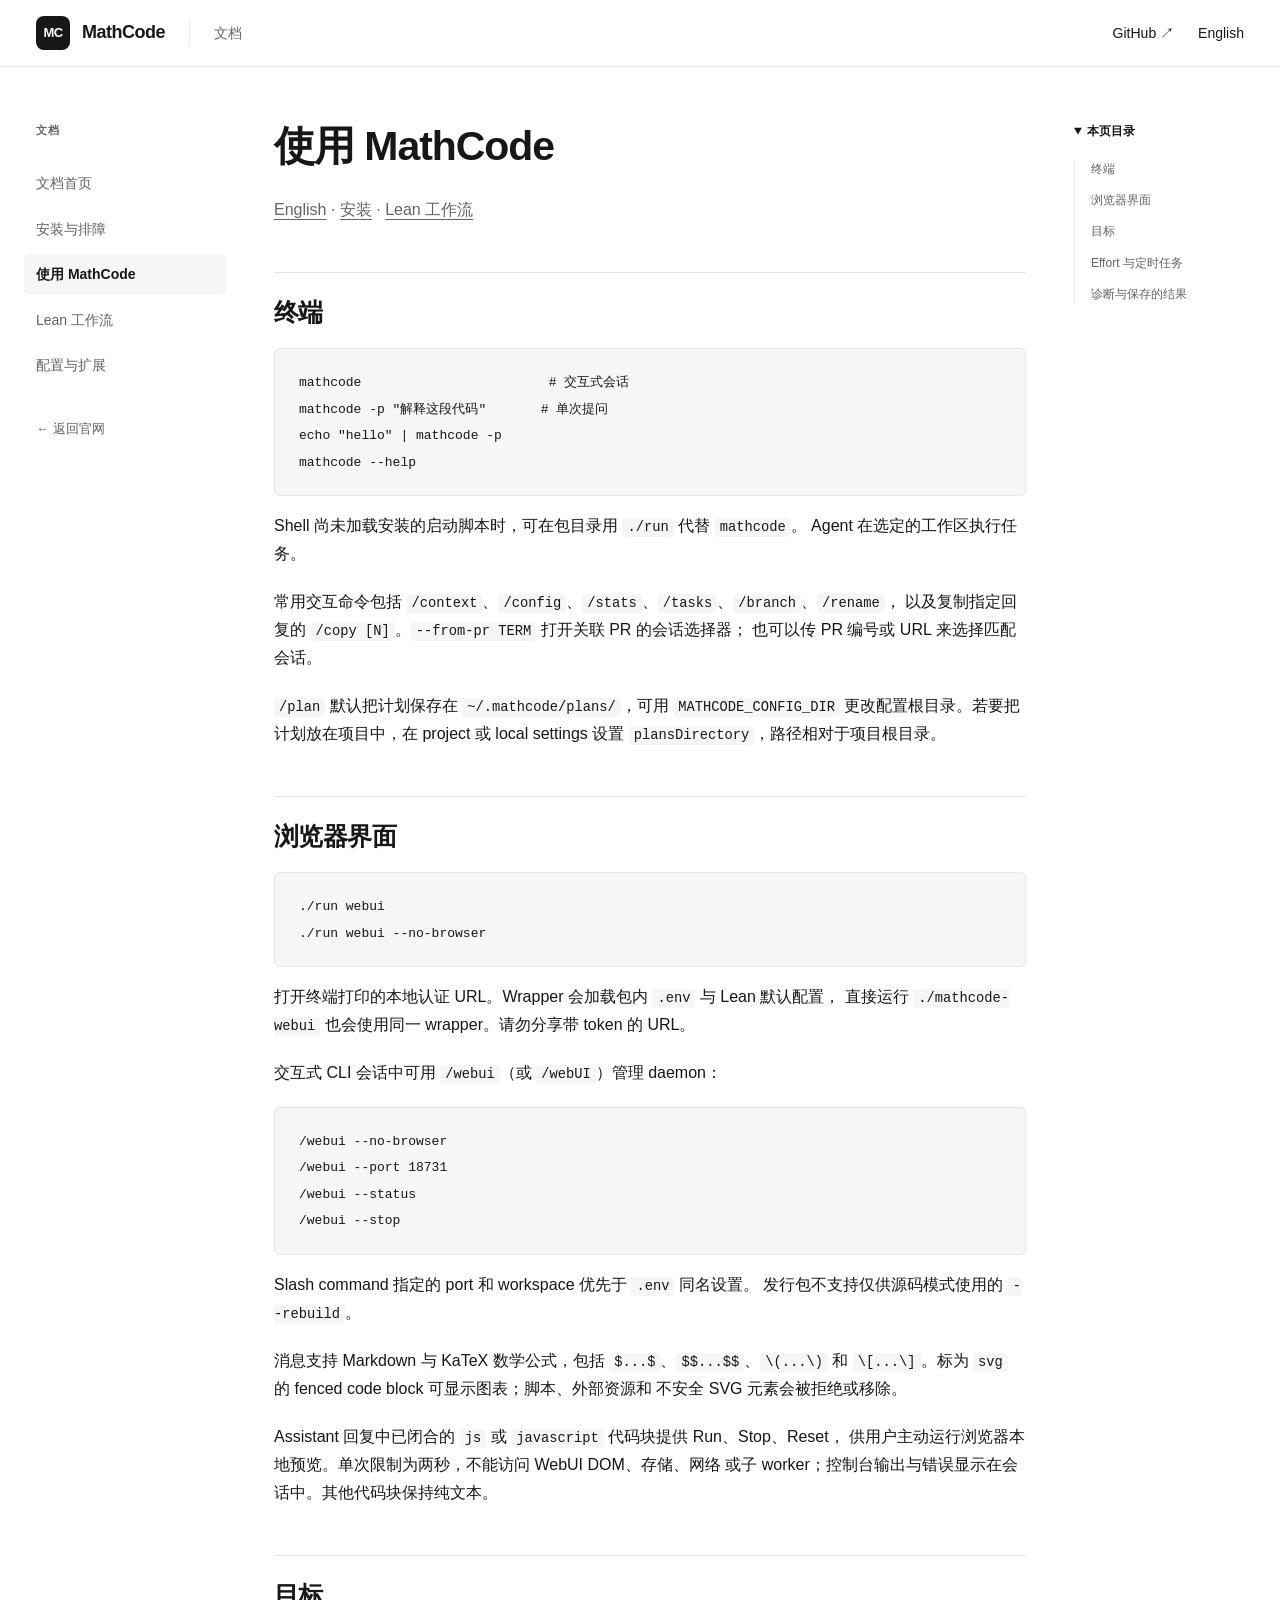
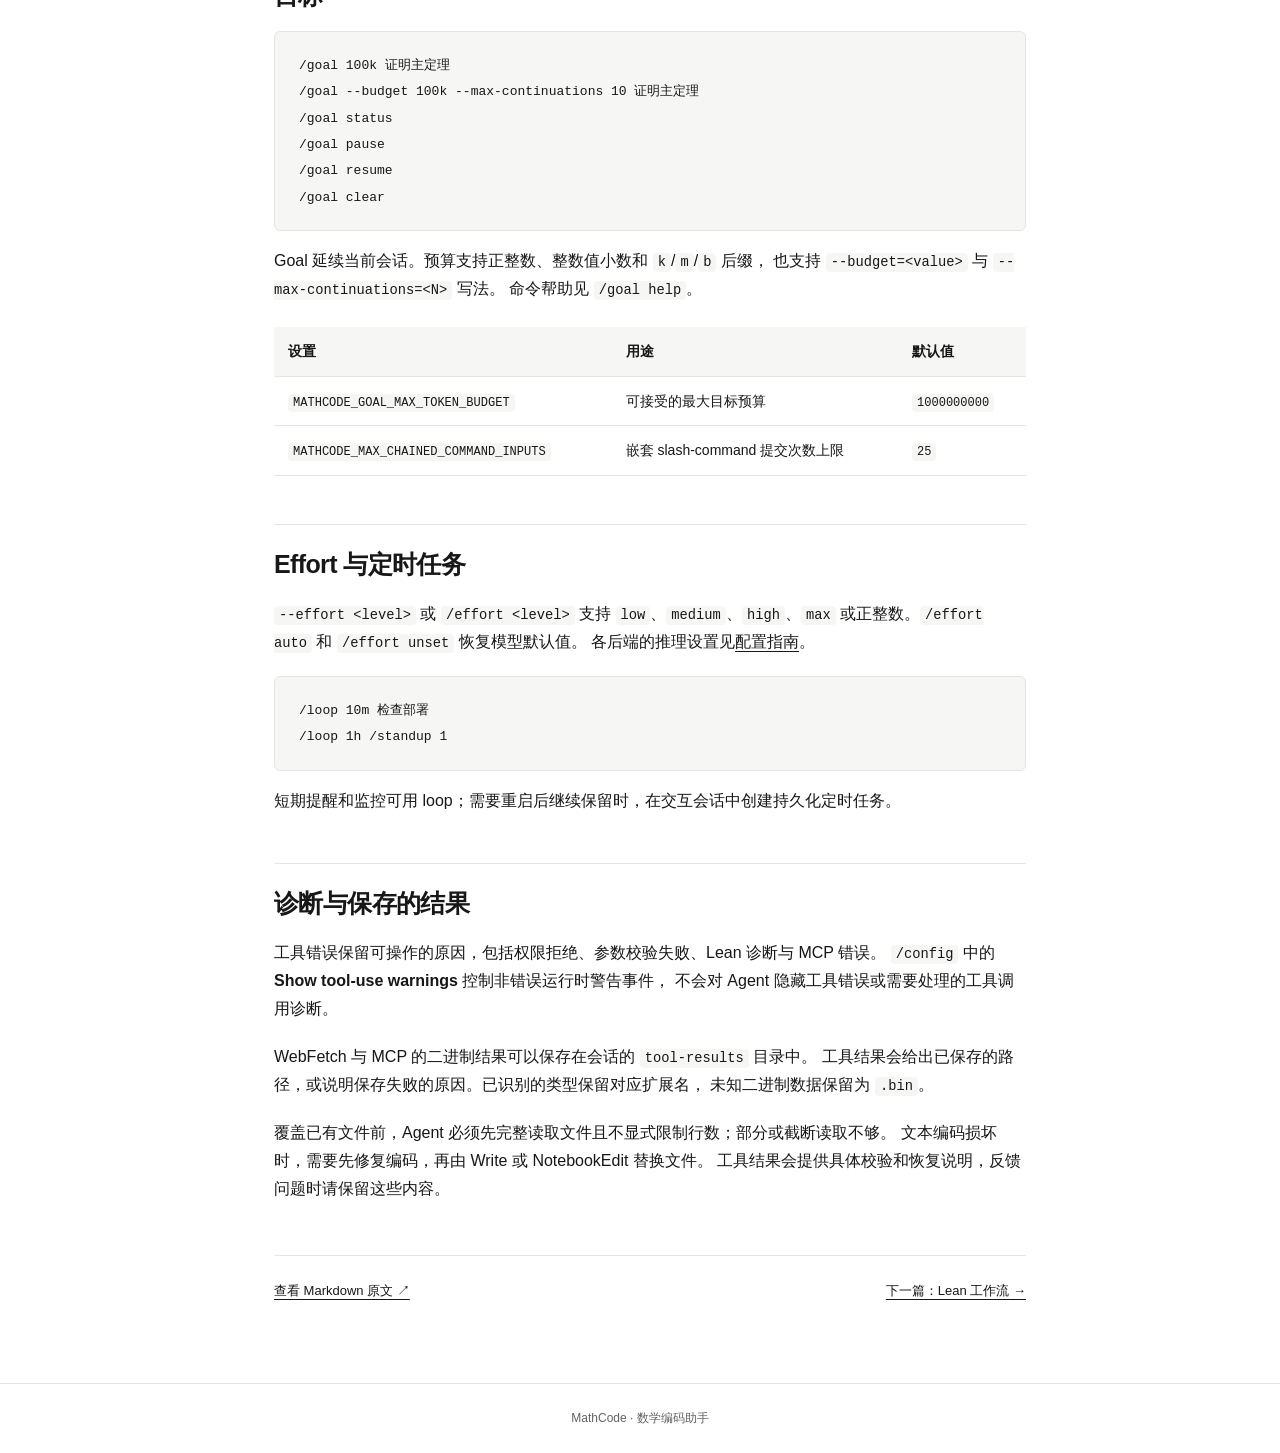
<file: docs/release/usage.ZH.html>
<!doctype html>
<html lang="zh-CN"><head><meta charset="utf-8"><meta name="viewport" content="width=device-width, initial-scale=1">
<title>使用 MathCode — MathCode</title><meta name="description" content="CLI、WebUI、目标、会话与定时任务。">
<link rel="canonical" href="https://math-ai-org.github.io/mathcode/docs/release/usage.ZH.html"><link rel="stylesheet" href="../site.css"></head>
<body><a class="skip" href="#content">跳到正文</a>
<header class="site-header"><a class="brand" href="../../index.html"><span class="monogram">MC</span> MathCode</a><span class="header-label">文档</span><nav aria-label="全站导航"><a href="https://github.com/math-ai-org/mathcode">GitHub ↗</a><a href="usage.html" lang="en" hreflang="en">English</a></nav></header>
<div class="layout"><aside class="sidebar"><nav aria-label="文档导航"><p class="eyebrow">文档</p><a href="../index.ZH.html">文档首页</a><a href="installation.ZH.html">安装与排障</a><a href="usage.ZH.html" aria-current="page">使用 MathCode</a><a href="lean.ZH.html">Lean 工作流</a><a href="configuration.ZH.html">配置与扩展</a></nav><a class="back" href="../../index.html">← 返回官网</a></aside>
<main id="content" tabindex="-1"><h1 id="使用-mathcode">使用 MathCode</h1>
<p><a href="usage.html">English</a> · <a href="installation.ZH.html">安装</a> · <a href="lean.ZH.html">Lean 工作流</a></p>
<h2 id="终端">终端</h2>
<pre tabindex="0"><code class="language-bash">mathcode                        # 交互式会话
mathcode -p &quot;解释这段代码&quot;       # 单次提问
echo &quot;hello&quot; | mathcode -p
mathcode --help
</code></pre>
<p>Shell 尚未加载安装的启动脚本时，可在包目录用 <code>./run</code> 代替 <code>mathcode</code>。
Agent 在选定的工作区执行任务。</p>
<p>常用交互命令包括 <code>/context</code>、<code>/config</code>、<code>/stats</code>、<code>/tasks</code>、<code>/branch</code>、<code>/rename</code>，
以及复制指定回复的 <code>/copy [N]</code>。<code>--from-pr TERM</code> 打开关联 PR 的会话选择器；
也可以传 PR 编号或 URL 来选择匹配会话。</p>
<p><code>/plan</code> 默认把计划保存在 <code>~/.mathcode/plans/</code>，可用 <code>MATHCODE_CONFIG_DIR</code>
更改配置根目录。若要把计划放在项目中，在 project 或 local settings 设置
<code>plansDirectory</code>，路径相对于项目根目录。</p>
<h2 id="浏览器界面">浏览器界面</h2>
<pre tabindex="0"><code class="language-bash">./run webui
./run webui --no-browser
</code></pre>
<p>打开终端打印的本地认证 URL。Wrapper 会加载包内 <code>.env</code> 与 Lean 默认配置，
直接运行 <code>./mathcode-webui</code> 也会使用同一 wrapper。请勿分享带 token 的 URL。</p>
<p>交互式 CLI 会话中可用 <code>/webui</code>（或 <code>/webUI</code>）管理 daemon：</p>
<pre tabindex="0"><code class="language-text">/webui --no-browser
/webui --port 18731
/webui --status
/webui --stop
</code></pre>
<p>Slash command 指定的 port 和 workspace 优先于 <code>.env</code> 同名设置。
发行包不支持仅供源码模式使用的 <code>--rebuild</code>。</p>
<p>消息支持 Markdown 与 KaTeX 数学公式，包括 <code>$...$</code>、<code>$$...$$</code>、<code>\(...\)</code> 和
<code>\[...\]</code>。标为 <code>svg</code> 的 fenced code block 可显示图表；脚本、外部资源和
不安全 SVG 元素会被拒绝或移除。</p>
<p>Assistant 回复中已闭合的 <code>js</code> 或 <code>javascript</code> 代码块提供 Run、Stop、Reset，
供用户主动运行浏览器本地预览。单次限制为两秒，不能访问 WebUI DOM、存储、网络
或子 worker；控制台输出与错误显示在会话中。其他代码块保持纯文本。</p>
<h2 id="目标">目标</h2>
<pre tabindex="0"><code class="language-text">/goal 100k 证明主定理
/goal --budget 100k --max-continuations 10 证明主定理
/goal status
/goal pause
/goal resume
/goal clear
</code></pre>
<p>Goal 延续当前会话。预算支持正整数、整数值小数和 <code>k</code>/<code>m</code>/<code>b</code> 后缀，
也支持 <code>--budget=&lt;value&gt;</code> 与 <code>--max-continuations=&lt;N&gt;</code> 写法。
命令帮助见 <code>/goal help</code>。</p>
<div class="table-scroll" tabindex="0"><table>
<thead>
<tr>
<th>设置</th>
<th>用途</th>
<th>默认值</th>
</tr>
</thead>
<tbody><tr>
<td><code>MATHCODE_GOAL_MAX_TOKEN_BUDGET</code></td>
<td>可接受的最大目标预算</td>
<td><code>1000000000</code></td>
</tr>
<tr>
<td><code>MATHCODE_MAX_CHAINED_COMMAND_INPUTS</code></td>
<td>嵌套 slash-command 提交次数上限</td>
<td><code>25</code></td>
</tr>
</tbody></table>
</div><h2 id="effort-与定时任务">Effort 与定时任务</h2>
<p><code>--effort &lt;level&gt;</code> 或 <code>/effort &lt;level&gt;</code> 支持 <code>low</code>、<code>medium</code>、<code>high</code>、<code>max</code>
或正整数。<code>/effort auto</code> 和 <code>/effort unset</code> 恢复模型默认值。
各后端的推理设置见<a href="configuration.ZH.html">配置指南</a>。</p>
<pre tabindex="0"><code class="language-text">/loop 10m 检查部署
/loop 1h /standup 1
</code></pre>
<p>短期提醒和监控可用 loop；需要重启后继续保留时，在交互会话中创建持久化定时任务。</p>
<h2 id="诊断与保存的结果">诊断与保存的结果</h2>
<p>工具错误保留可操作的原因，包括权限拒绝、参数校验失败、Lean 诊断与 MCP 错误。
<code>/config</code> 中的 <strong>Show tool-use warnings</strong> 控制非错误运行时警告事件，
不会对 Agent 隐藏工具错误或需要处理的工具调用诊断。</p>
<p>WebFetch 与 MCP 的二进制结果可以保存在会话的 <code>tool-results</code> 目录中。
工具结果会给出已保存的路径，或说明保存失败的原因。已识别的类型保留对应扩展名，
未知二进制数据保留为 <code>.bin</code>。</p>
<p>覆盖已有文件前，Agent 必须先完整读取文件且不显式限制行数；部分或截断读取不够。
文本编码损坏时，需要先修复编码，再由 Write 或 NotebookEdit 替换文件。
工具结果会提供具体校验和恢复说明，反馈问题时请保留这些内容。</p>
<footer class="article-footer"><a href="usage.ZH.md">查看 Markdown 原文 ↗</a><a href="lean.ZH.html">下一篇：Lean 工作流 →</a></footer></main><aside class="toc"><details open><summary>本页目录</summary><nav aria-label="本页目录"><a href="#终端">终端</a><a href="#浏览器界面">浏览器界面</a><a href="#目标">目标</a><a href="#effort-与定时任务">Effort 与定时任务</a><a href="#诊断与保存的结果">诊断与保存的结果</a></nav></details></aside></div>
<footer class="site-footer">MathCode · 数学编码助手</footer></body></html>
</file>
<file: docs/site.css>
:root { color-scheme: light; --ink: #171717; --muted: #636363; --line: #e5e5e3; --soft: #f6f6f4; }
* { box-sizing: border-box; }
html { scroll-padding-top: 100px; }
body { margin: 0; color: var(--ink); background: #fff; font: 16px/1.75 -apple-system, BlinkMacSystemFont, "Segoe UI", sans-serif; }
a { color: inherit; text-underline-offset: 4px; }
a:hover { color: #555; }
a:focus-visible, summary:focus-visible, pre:focus-visible, .table-scroll:focus-visible { outline: 2px solid #315eaa; outline-offset: 4px; }
.skip { position: fixed; top: -80px; left: 16px; z-index: 10; padding: 12px 20px; background: #fff; }
.skip:focus { top: 8px; }
.site-header { position: sticky; top: 0; z-index: 5; display: flex; align-items: center; gap: 24px; padding: 16px 36px; border-bottom: 1px solid var(--line); background: #fff; }
.brand { display: flex; align-items: center; gap: 12px; font-size: 18px; font-weight: 650; letter-spacing: -.5px; text-decoration: none; }
.monogram { display: grid; place-items: center; width: 34px; height: 34px; background: var(--ink); color: #fff; border-radius: 8px; font-size: 13px; letter-spacing: -.5px; }
.header-label { color: var(--muted); padding-left: 24px; border-left: 1px solid var(--line); font-size: 14px; }
.site-header nav { display: flex; gap: 24px; margin-left: auto; font-size: 14px; }
.site-header nav a { text-decoration: none; }
.layout { display: grid; grid-template-columns: 190px minmax(0, 760px) 170px; gap: 48px; max-width: 1320px; padding: 54px 36px 80px; margin: auto; }
.layout.overview { grid-template-columns: 190px minmax(0, 930px); }
.sidebar, .toc { position: sticky; top: 110px; align-self: start; font-size: 14px; }
.sidebar nav { display: grid; gap: 5px; }
.sidebar nav > a { display: block; padding: 8px 12px; margin-left: -12px; text-decoration: none; color: var(--muted); border-radius: 5px; }
.sidebar nav > a:hover { background: var(--soft); color: var(--ink); }
.sidebar a[aria-current] { color: var(--ink); background: var(--soft); font-weight: 600; }
.eyebrow { margin: 0 0 18px; color: var(--muted); font-size: 11px; letter-spacing: .12em; font-weight: 600; text-transform: uppercase; }
.back { display: block; margin-top: 32px; font-size: 13px; color: var(--muted); text-decoration: none; }
h1, h2, h3 { line-height: 1.25; letter-spacing: -.025em; }
h1 { font-size: clamp(30px, 3.2vw, 44px); font-weight: 650; margin: 0 0 24px; }
h2 { margin: 48px 0 20px; font-size: 25px; font-weight: 600; padding-top: 24px; border-top: 1px solid var(--line); }
h3 { font-size: 20px; margin-top: 32px; }
p { margin: 0 0 20px; }
ul, ol { padding-left: 24px; }
li { margin: 8px 0; }
main { min-width: 0; overflow-wrap: anywhere; }
main > p:first-of-type:not(.eyebrow) { color: var(--muted); }
.lead { font-size: 20px; line-height: 1.6; color: var(--muted); max-width: 690px; }
code { padding: 2px 5px; border-radius: 4px; background: var(--soft); font: .86em/1.6 ui-monospace, SFMono-Regular, Consolas, monospace; }
pre { max-width: 100%; padding: 20px 24px; overflow-x: auto; border: 1px solid var(--line); border-radius: 6px; background: var(--soft); line-height: 1.65; }
pre code { padding: 0; background: none; font-size: 13px; overflow-wrap: normal; }
.table-scroll { overflow-x: auto; margin: 24px 0; }
table { width: 100%; border-collapse: collapse; font-size: 14px; }
th, td { padding: 12px 14px; border-bottom: 1px solid var(--line); text-align: left; vertical-align: top; }
th { background: var(--soft); font-weight: 600; }
.toc summary { color: var(--ink); font-weight: 600; font-size: 12px; cursor: pointer; }
.toc nav { display: grid; gap: 12px; border-left: 1px solid var(--line); margin-top: 18px; padding-left: 16px; }
.toc a { color: var(--muted); font-size: 12px; text-decoration: none; line-height: 1.6; }
.toc a:hover { color: var(--ink); }
.start { padding: 28px; background: var(--soft); border-radius: 6px; margin: 36px 0; }
.start strong { font-size: 19px; }
.start p { margin: 6px 0 14px; color: var(--muted); }
.start a { font-size: 14px; font-weight: 600; }
.guide-grid { display: grid; grid-template-columns: 1fr 1fr; column-gap: 40px; }
.guide-card { padding: 28px 0; border-top: 1px solid var(--line); text-decoration: none; }
.guide-card h2 { padding: 0; margin: 10px 0; border: 0; font-size: 22px; }
.guide-card h2 span { float: right; font-size: 18px; }
.guide-card p { color: var(--muted); margin: 0; font-size: 15px; }
.guide-card:hover h2 { text-decoration: underline; text-underline-offset: 5px; }
.help { margin-top: 32px; color: var(--muted); font-size: 14px; }
.article-footer { display: flex; flex-wrap: wrap; justify-content: space-between; gap: 20px; margin-top: 52px; padding-top: 24px; border-top: 1px solid var(--line); font-size: 13px; }
.site-footer { border-top: 1px solid var(--line); text-align: center; padding: 24px; color: var(--muted); font-size: 12px; }
@media (max-width: 1100px) { .layout { grid-template-columns: 170px minmax(0, 1fr); gap: 32px; } .layout.overview { grid-template-columns: 170px minmax(0, 1fr); } .toc { grid-column: 2; grid-row: 1; position: static; } .layout:not(.overview) main { grid-column: 2; grid-row: 2; } .sidebar { grid-row: 1 / span 2; } .toc nav { display: flex; flex-wrap: wrap; gap: 8px 20px; } }
@media (max-width: 700px) { .site-header { gap: 14px; padding: 14px 20px; } .header-label { display: none; } .site-header nav { gap: 16px; font-size: 13px; } .layout, .layout.overview { display: flex; flex-direction: column; padding: 28px 20px 48px; gap: 28px; } .sidebar { position: static; width: 100%; } .sidebar nav { display: flex; flex-wrap: wrap; gap: 4px 8px; } .sidebar nav .eyebrow { width: 100%; margin-bottom: 8px; } .sidebar nav > a { margin: 0; padding: 6px 10px; font-size: 12px; } .back { display: none; } .toc { order: 0; width: 100%; } main { order: 1; width: 100%; } .guide-grid { grid-template-columns: 1fr; } .lead { font-size: 17px; } .start { padding: 22px; } h2 { font-size: 23px; } pre { padding: 16px; } }
</file>
